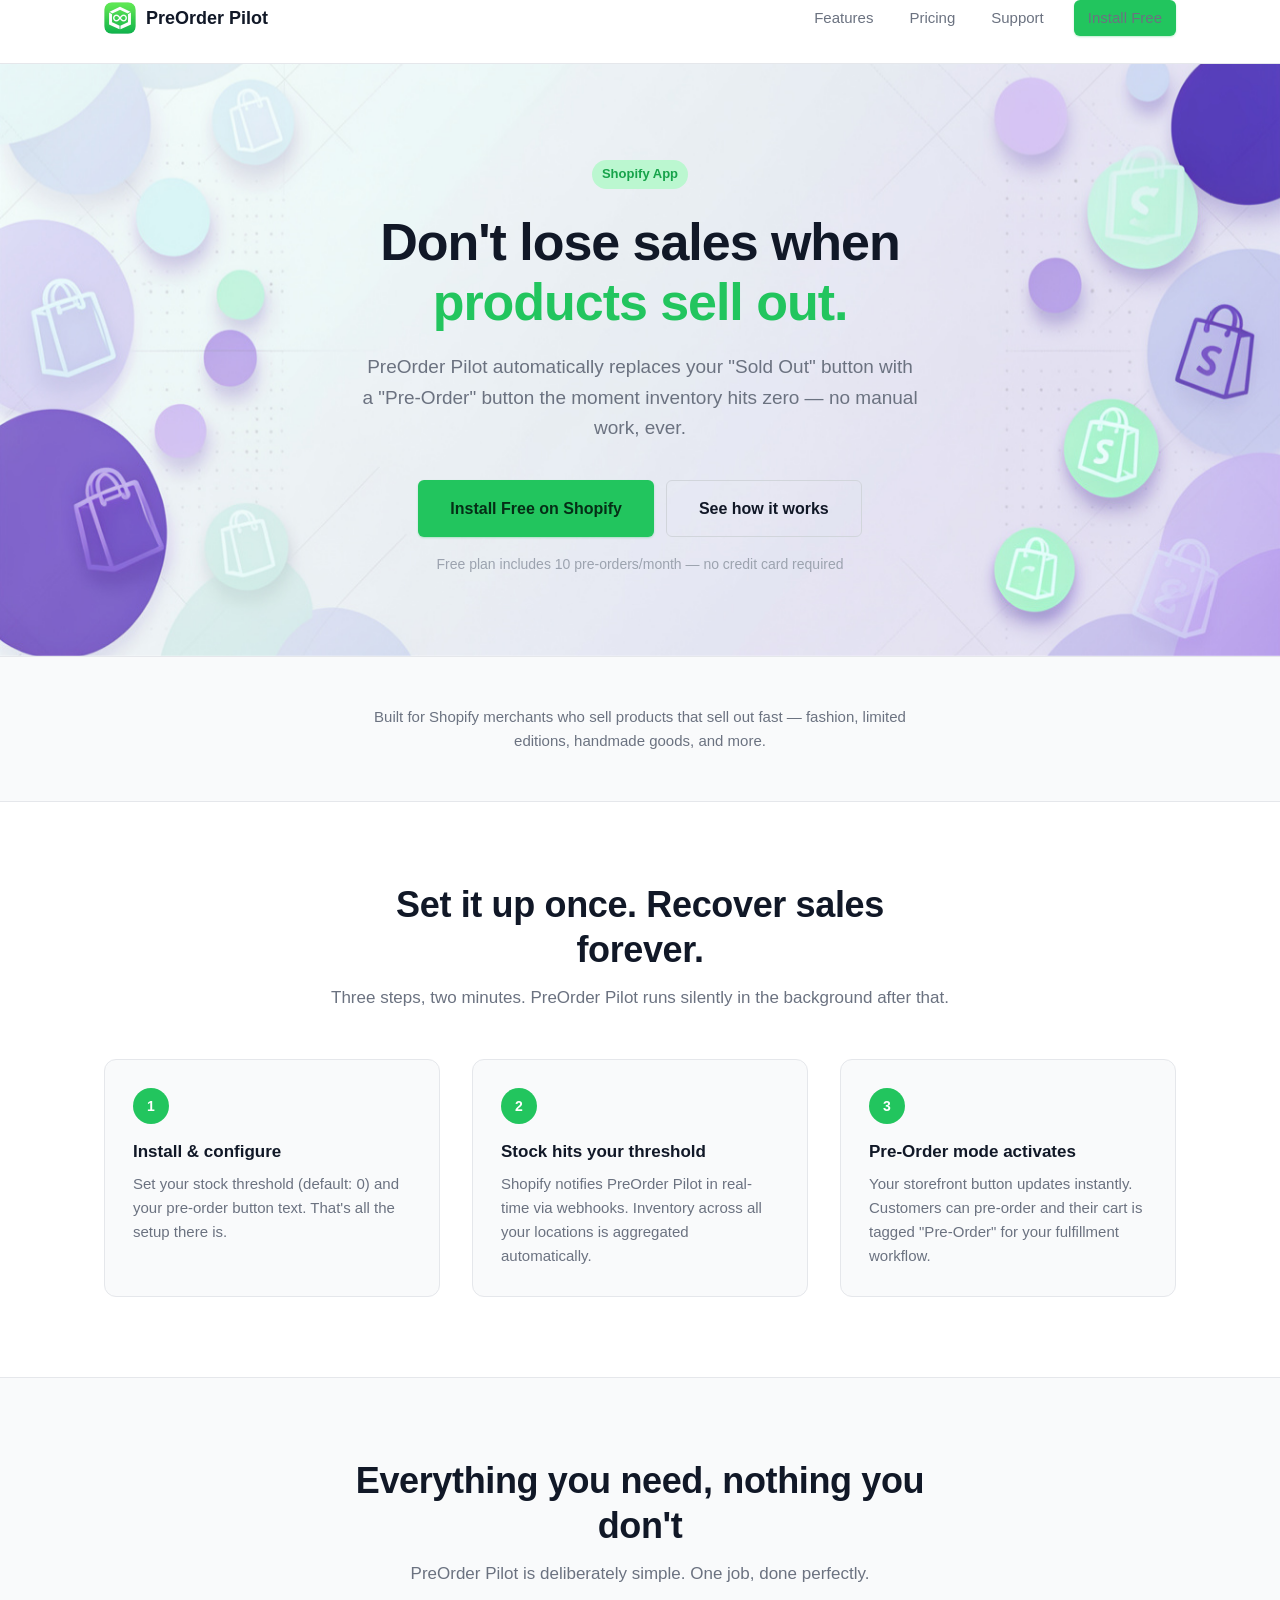
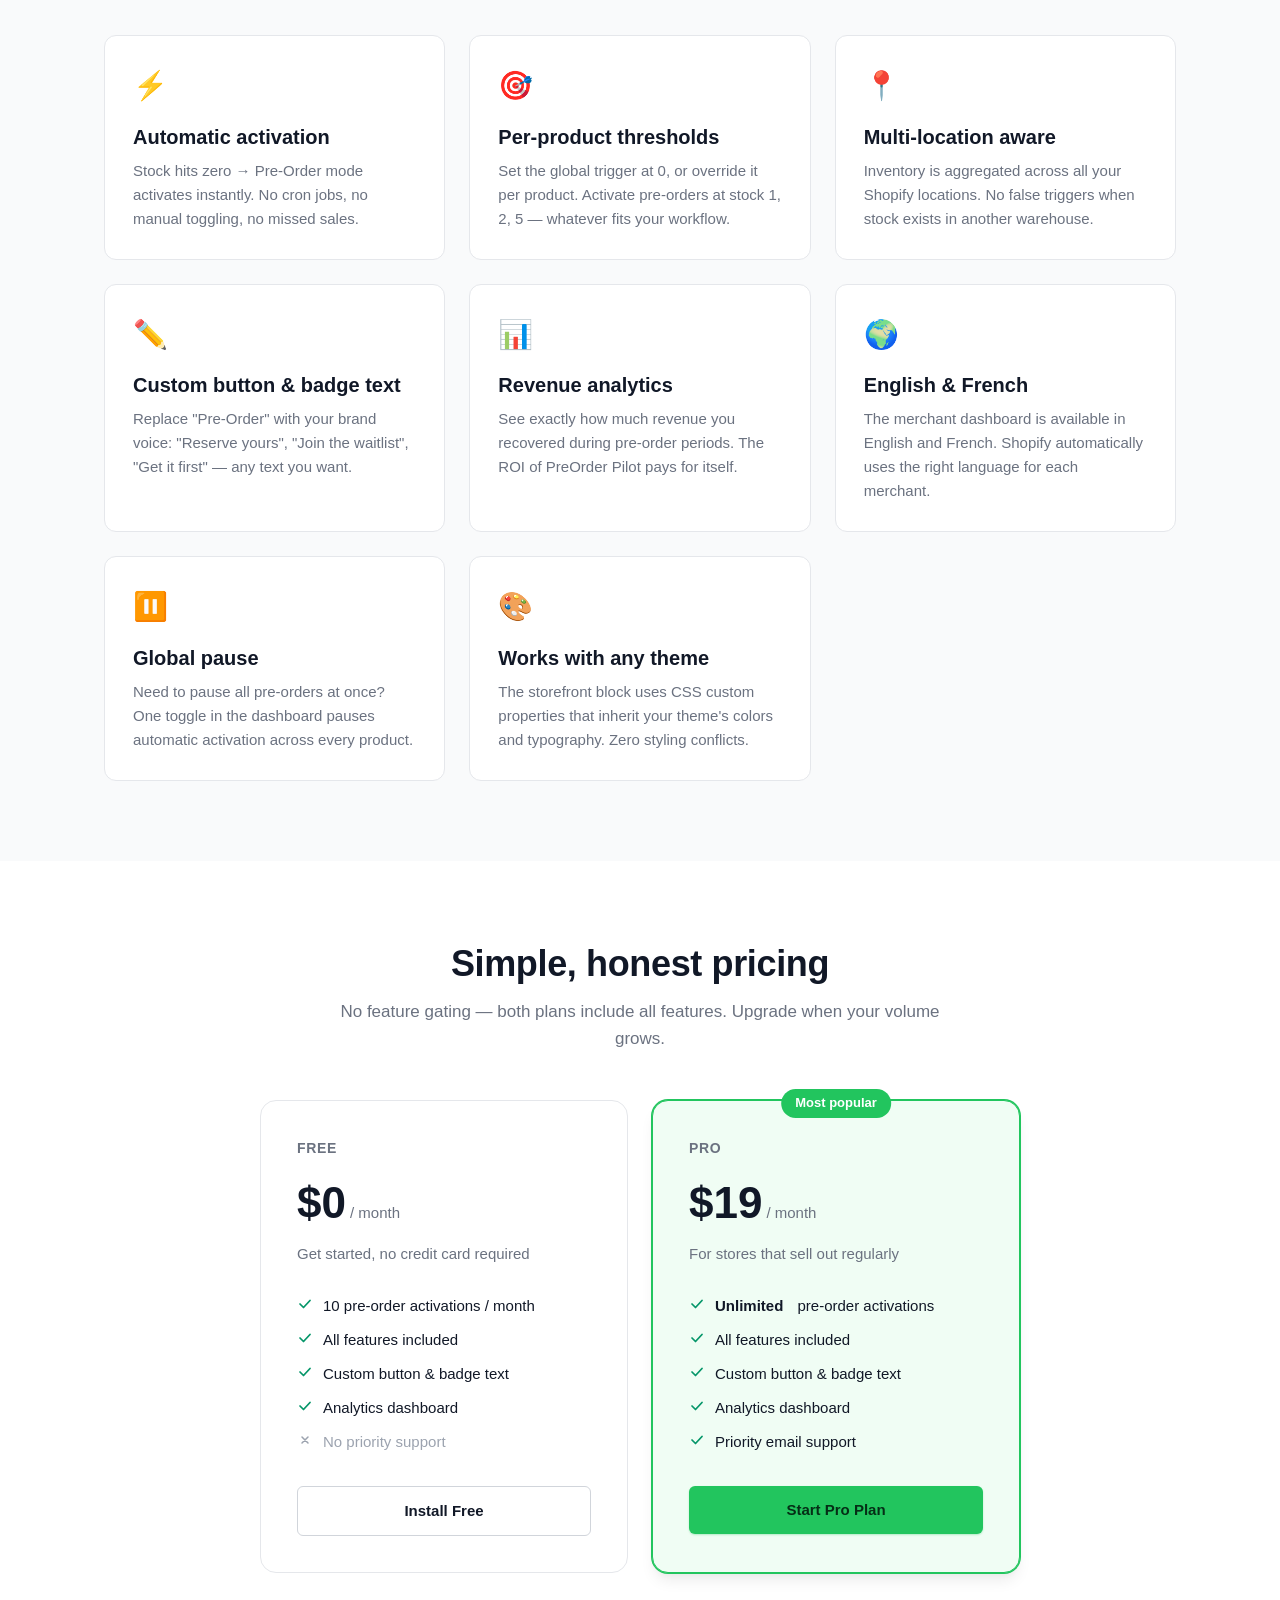
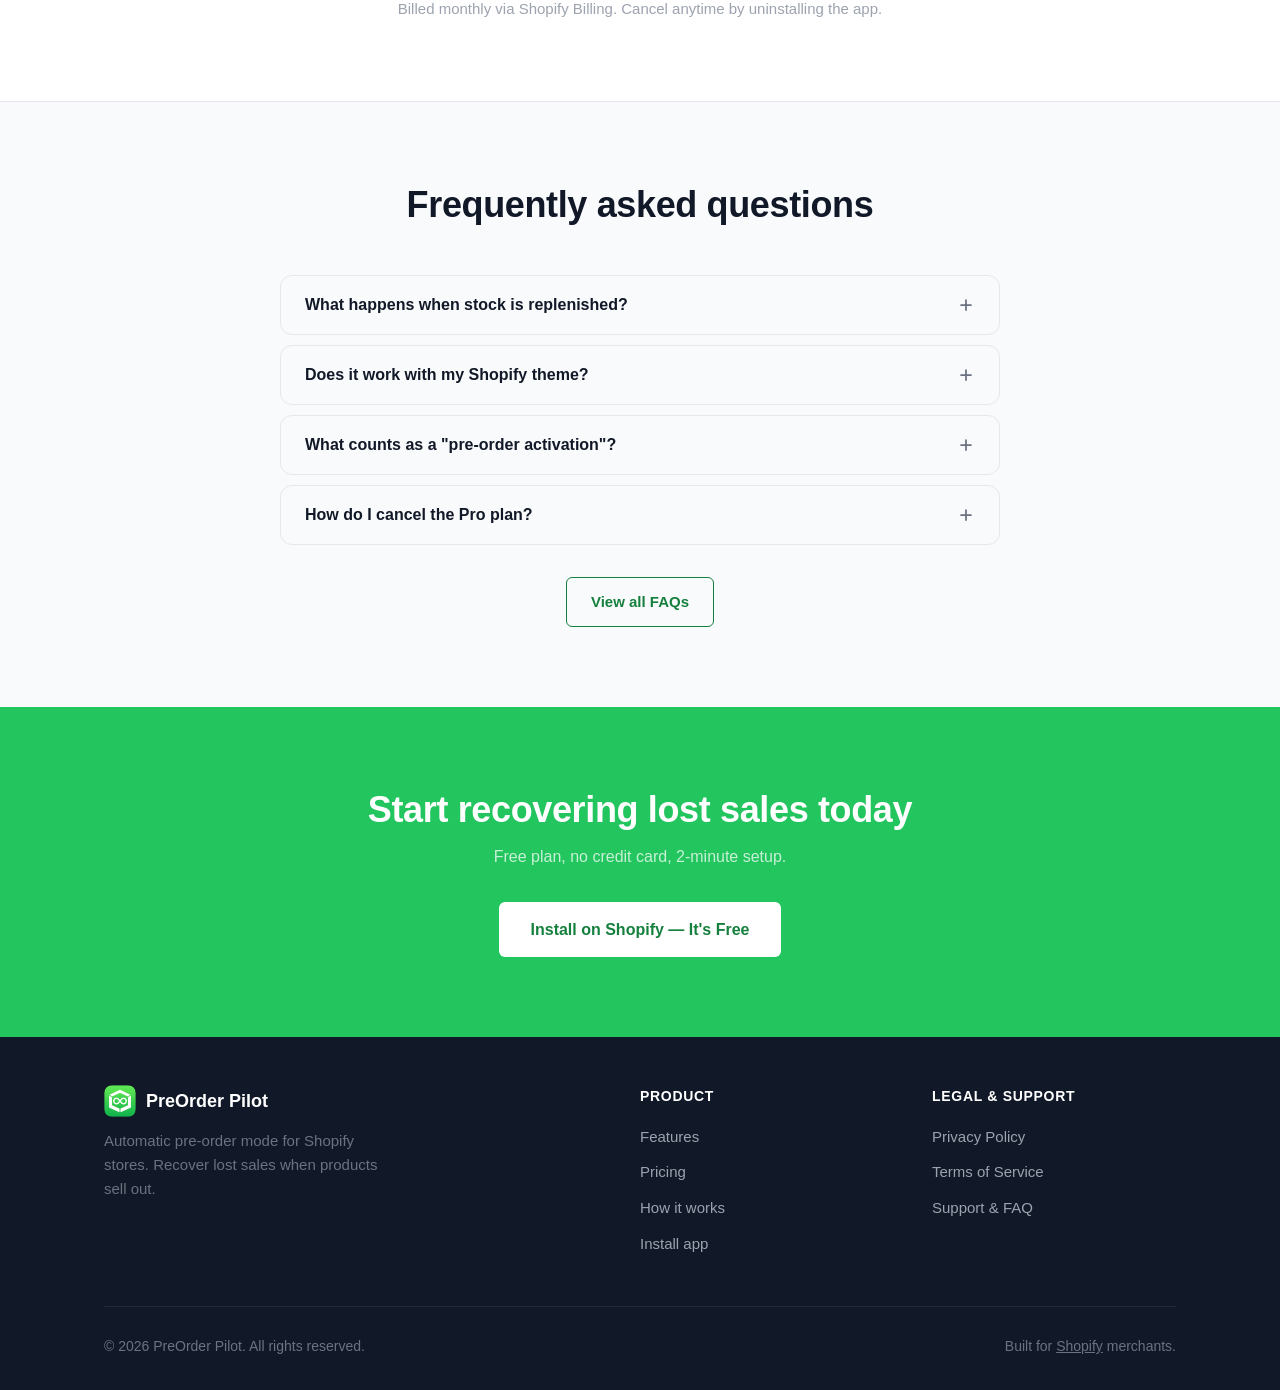
<file: index.html>
<!DOCTYPE html>
<html lang="en">
<head>
  <meta charset="UTF-8">
  <meta name="viewport" content="width=device-width, initial-scale=1.0">
  <title>PreOrder Pilot — Turn Sold-Out Into Pre-Order, Automatically</title>
  <meta name="description" content="PreOrder Pilot replaces your Sold Out button with a Pre-Order button the moment inventory hits zero. Set it up once, recover sales automatically. Free plan available.">
  <meta property="og:title" content="PreOrder Pilot — Turn Sold-Out Into Pre-Order, Automatically">
  <meta property="og:description" content="Recover lost sales automatically. PreOrder Pilot activates pre-order mode the moment your stock hits zero.">
  <meta property="og:type" content="website">
  <link rel="icon" type="image/x-icon" href="favicon.ico">
  <link rel="apple-touch-icon" href="assets/icon.png">
  <link rel="stylesheet" href="assets/style.css">
  <style>
    .check-icon { color: #059669; font-style: normal; }
    .x-icon     { color: #9CA3AF; font-style: normal; }
  </style>
</head>
<body>

<!-- Navigation -->
<nav class="nav">
  <div class="container">
    <div class="nav-inner">
      <a href="/" class="nav-logo">
        <img src="assets/icon.png" alt="" width="32" height="32" class="nav-logo-img">
        PreOrder Pilot
      </a>
      <div class="nav-links">
        <a href="#features">Features</a>
        <a href="#pricing">Pricing</a>
        <a href="support.html">Support</a>
        <a href="https://apps.shopify.com/auto-pre-order" class="btn btn-primary btn-sm nav-cta" target="_blank" rel="noopener">
          Install Free
        </a>
      </div>
    </div>
  </div>
</nav>

<!-- Hero -->
<section class="hero">
  <div class="container">
    <div class="hero-content">
      <div class="hero-eyebrow">
        <span class="badge badge-purple">Shopify App</span>
      </div>
      <h1>Don't lose sales when<br><span>products sell out.</span></h1>
      <p class="hero-sub">
        PreOrder Pilot automatically replaces your "Sold Out" button with a
        "Pre-Order" button the moment inventory hits zero — no manual work, ever.
      </p>
      <div class="hero-actions">
        <a href="https://apps.shopify.com/auto-pre-order" class="btn btn-primary btn-lg" target="_blank" rel="noopener">
          Install Free on Shopify
        </a>
        <a href="#how-it-works" class="btn btn-outline btn-lg">See how it works</a>
      </div>
      <p class="hero-note">Free plan includes 10 pre-orders/month &mdash; no credit card required</p>
    </div>
  </div>
</section>

<!-- Social proof strip -->
<section class="section-sm" style="background: var(--bg-subtle); border-top: 1px solid var(--border); border-bottom: 1px solid var(--border);">
  <div class="container">
    <p class="text-center" style="font-size: .9375rem; color: var(--text-muted); max-width: 540px; margin: 0 auto;">
      Built for Shopify merchants who sell products that sell out fast &mdash; fashion, limited editions, handmade goods, and more.
    </p>
  </div>
</section>

<!-- How it works -->
<section class="section" id="how-it-works">
  <div class="container">
    <div class="section-header">
      <h2>Set it up once. Recover sales forever.</h2>
      <p>Three steps, two minutes. PreOrder Pilot runs silently in the background after that.</p>
    </div>
    <div class="steps">
      <div class="step">
        <div class="step-num">1</div>
        <h3>Install &amp; configure</h3>
        <p>Set your stock threshold (default: 0) and your pre-order button text. That's all the setup there is.</p>
      </div>
      <div class="step">
        <div class="step-num">2</div>
        <h3>Stock hits your threshold</h3>
        <p>Shopify notifies PreOrder Pilot in real-time via webhooks. Inventory across all your locations is aggregated automatically.</p>
      </div>
      <div class="step">
        <div class="step-num">3</div>
        <h3>Pre-Order mode activates</h3>
        <p>Your storefront button updates instantly. Customers can pre-order and their cart is tagged "Pre-Order" for your fulfillment workflow.</p>
      </div>
    </div>
  </div>
</section>

<!-- Features -->
<section class="section" id="features" style="background: var(--bg-subtle); border-top: 1px solid var(--border);">
  <div class="container">
    <div class="section-header">
      <h2>Everything you need, nothing you don't</h2>
      <p>PreOrder Pilot is deliberately simple. One job, done perfectly.</p>
    </div>
    <div class="features-grid">
      <div class="feature-card">
        <div class="feature-icon">⚡</div>
        <h3>Automatic activation</h3>
        <p>Stock hits zero &rarr; Pre-Order mode activates instantly. No cron jobs, no manual toggling, no missed sales.</p>
      </div>
      <div class="feature-card">
        <div class="feature-icon">🎯</div>
        <h3>Per-product thresholds</h3>
        <p>Set the global trigger at 0, or override it per product. Activate pre-orders at stock 1, 2, 5 &mdash; whatever fits your workflow.</p>
      </div>
      <div class="feature-card">
        <div class="feature-icon">📍</div>
        <h3>Multi-location aware</h3>
        <p>Inventory is aggregated across all your Shopify locations. No false triggers when stock exists in another warehouse.</p>
      </div>
      <div class="feature-card">
        <div class="feature-icon">✏️</div>
        <h3>Custom button &amp; badge text</h3>
        <p>Replace "Pre-Order" with your brand voice: "Reserve yours", "Join the waitlist", "Get it first" — any text you want.</p>
      </div>
      <div class="feature-card">
        <div class="feature-icon">📊</div>
        <h3>Revenue analytics</h3>
        <p>See exactly how much revenue you recovered during pre-order periods. The ROI of PreOrder Pilot pays for itself.</p>
      </div>
      <div class="feature-card">
        <div class="feature-icon">🌍</div>
        <h3>English &amp; French</h3>
        <p>The merchant dashboard is available in English and French. Shopify automatically uses the right language for each merchant.</p>
      </div>
      <div class="feature-card">
        <div class="feature-icon">⏸️</div>
        <h3>Global pause</h3>
        <p>Need to pause all pre-orders at once? One toggle in the dashboard pauses automatic activation across every product.</p>
      </div>
      <div class="feature-card">
        <div class="feature-icon">🎨</div>
        <h3>Works with any theme</h3>
        <p>The storefront block uses CSS custom properties that inherit your theme's colors and typography. Zero styling conflicts.</p>
      </div>
    </div>
  </div>
</section>

<!-- Pricing -->
<section class="section" id="pricing">
  <div class="container">
    <div class="section-header">
      <h2>Simple, honest pricing</h2>
      <p>No feature gating &mdash; both plans include all features. Upgrade when your volume grows.</p>
    </div>
    <div class="pricing-grid">

      <!-- Free -->
      <div class="pricing-card">
        <div class="pricing-plan">Free</div>
        <div class="pricing-price">
          <strong>$0</strong>
          <span>/ month</span>
        </div>
        <p class="pricing-tagline">Get started, no credit card required</p>
        <ul class="pricing-features">
          <li class="pricing-feature">
            <svg width="16" height="16" viewBox="0 0 16 16" fill="none"><path d="M3 8l3.5 3.5L13 4.5" stroke="#059669" stroke-width="1.75" stroke-linecap="round" stroke-linejoin="round"/></svg>
            10 pre-order activations / month
          </li>
          <li class="pricing-feature">
            <svg width="16" height="16" viewBox="0 0 16 16" fill="none"><path d="M3 8l3.5 3.5L13 4.5" stroke="#059669" stroke-width="1.75" stroke-linecap="round" stroke-linejoin="round"/></svg>
            All features included
          </li>
          <li class="pricing-feature">
            <svg width="16" height="16" viewBox="0 0 16 16" fill="none"><path d="M3 8l3.5 3.5L13 4.5" stroke="#059669" stroke-width="1.75" stroke-linecap="round" stroke-linejoin="round"/></svg>
            Custom button &amp; badge text
          </li>
          <li class="pricing-feature">
            <svg width="16" height="16" viewBox="0 0 16 16" fill="none"><path d="M3 8l3.5 3.5L13 4.5" stroke="#059669" stroke-width="1.75" stroke-linecap="round" stroke-linejoin="round"/></svg>
            Analytics dashboard
          </li>
          <li class="pricing-feature muted">
            <svg width="16" height="16" viewBox="0 0 16 16" fill="none"><path d="M5 5l6 6M11 5l-6 6" stroke="#9CA3AF" stroke-width="1.5" stroke-linecap="round"/></svg>
            No priority support
          </li>
        </ul>
        <a href="https://apps.shopify.com/auto-pre-order" class="btn btn-outline pricing-cta" target="_blank" rel="noopener">
          Install Free
        </a>
      </div>

      <!-- Pro -->
      <div class="pricing-card featured">
        <div class="pricing-badge">Most popular</div>
        <div class="pricing-plan">Pro</div>
        <div class="pricing-price">
          <strong>$19</strong>
          <span>/ month</span>
        </div>
        <p class="pricing-tagline">For stores that sell out regularly</p>
        <ul class="pricing-features">
          <li class="pricing-feature">
            <svg width="16" height="16" viewBox="0 0 16 16" fill="none"><path d="M3 8l3.5 3.5L13 4.5" stroke="#059669" stroke-width="1.75" stroke-linecap="round" stroke-linejoin="round"/></svg>
            <strong>Unlimited</strong>&nbsp;pre-order activations
          </li>
          <li class="pricing-feature">
            <svg width="16" height="16" viewBox="0 0 16 16" fill="none"><path d="M3 8l3.5 3.5L13 4.5" stroke="#059669" stroke-width="1.75" stroke-linecap="round" stroke-linejoin="round"/></svg>
            All features included
          </li>
          <li class="pricing-feature">
            <svg width="16" height="16" viewBox="0 0 16 16" fill="none"><path d="M3 8l3.5 3.5L13 4.5" stroke="#059669" stroke-width="1.75" stroke-linecap="round" stroke-linejoin="round"/></svg>
            Custom button &amp; badge text
          </li>
          <li class="pricing-feature">
            <svg width="16" height="16" viewBox="0 0 16 16" fill="none"><path d="M3 8l3.5 3.5L13 4.5" stroke="#059669" stroke-width="1.75" stroke-linecap="round" stroke-linejoin="round"/></svg>
            Analytics dashboard
          </li>
          <li class="pricing-feature">
            <svg width="16" height="16" viewBox="0 0 16 16" fill="none"><path d="M3 8l3.5 3.5L13 4.5" stroke="#059669" stroke-width="1.75" stroke-linecap="round" stroke-linejoin="round"/></svg>
            Priority email support
          </li>
        </ul>
        <a href="https://apps.shopify.com/auto-pre-order" class="btn btn-primary pricing-cta" target="_blank" rel="noopener">
          Start Pro Plan
        </a>
      </div>

    </div>
    <p class="text-center" style="margin-top: 24px; font-size: .9375rem; color: var(--text-subtle);">
      Billed monthly via Shopify Billing. Cancel anytime by uninstalling the app.
    </p>
  </div>
</section>

<!-- FAQ teaser -->
<section class="section" style="background: var(--bg-subtle); border-top: 1px solid var(--border);">
  <div class="container">
    <div class="section-header">
      <h2>Frequently asked questions</h2>
    </div>
    <div class="faq-list">
      <div class="faq-item">
        <button class="faq-q" aria-expanded="false">
          What happens when stock is replenished?
          <svg width="18" height="18" viewBox="0 0 18 18" fill="none"><path d="M9 4v10M4 9h10" stroke="currentColor" stroke-width="1.75" stroke-linecap="round"/></svg>
        </button>
        <div class="faq-a">
          <p>When stock rises back above your threshold, PreOrder Pilot automatically deactivates pre-order mode and restores the normal "Add to Cart" button. Everything reverts cleanly, with no manual action required.</p>
        </div>
      </div>
      <div class="faq-item">
        <button class="faq-q" aria-expanded="false">
          Does it work with my Shopify theme?
          <svg width="18" height="18" viewBox="0 0 18 18" fill="none"><path d="M9 4v10M4 9h10" stroke="currentColor" stroke-width="1.75" stroke-linecap="round"/></svg>
        </button>
        <div class="faq-a">
          <p>PreOrder Pilot works with all Shopify themes that support Online Store 2.0 (App Blocks). The storefront widget uses your theme's own CSS variables for colors and typography, so it always looks native. Legacy OS 1.0 themes are not supported.</p>
        </div>
      </div>
      <div class="faq-item">
        <button class="faq-q" aria-expanded="false">
          What counts as a "pre-order activation"?
          <svg width="18" height="18" viewBox="0 0 18 18" fill="none"><path d="M9 4v10M4 9h10" stroke="currentColor" stroke-width="1.75" stroke-linecap="round"/></svg>
        </button>
        <div class="faq-a">
          <p>One activation = one product entering pre-order mode. If the same product exits and re-enters pre-order mode in the same month, it counts as a new activation. The quota resets on the 1st of each month.</p>
        </div>
      </div>
      <div class="faq-item">
        <button class="faq-q" aria-expanded="false">
          How do I cancel the Pro plan?
          <svg width="18" height="18" viewBox="0 0 18 18" fill="none"><path d="M9 4v10M4 9h10" stroke="currentColor" stroke-width="1.75" stroke-linecap="round"/></svg>
        </button>
        <div class="faq-a">
          <p>Uninstall the app from your Shopify admin. Shopify automatically stops billing at that point. You won't be charged for any unused portion of the month beyond Shopify's standard billing cycle.</p>
        </div>
      </div>
    </div>
    <p class="text-center" style="margin-top: 32px;">
      <a href="support.html" class="btn btn-secondary">View all FAQs</a>
    </p>
  </div>
</section>

<!-- CTA -->
<section class="section" style="background: var(--primary); color: white;">
  <div class="container">
    <div style="text-align: center; max-width: 560px; margin: 0 auto;">
      <h2 style="color: white; margin-bottom: 12px;">Start recovering lost sales today</h2>
      <p style="color: rgba(255,255,255,.75); margin-bottom: 32px;">Free plan, no credit card, 2-minute setup.</p>
      <a href="https://apps.shopify.com/auto-pre-order" class="btn btn-lg" style="background: white; color: #15803D; font-weight: 700;" target="_blank" rel="noopener">
        Install on Shopify — It's Free
      </a>
    </div>
  </div>
</section>

<!-- Footer -->
<footer class="footer">
  <div class="container">
    <div class="footer-grid">
      <div class="footer-brand">
        <a href="/" class="nav-logo">
          <img src="assets/icon.png" alt="" width="32" height="32" class="nav-logo-img">
          PreOrder Pilot
        </a>
        <p>Automatic pre-order mode for Shopify stores. Recover lost sales when products sell out.</p>
      </div>
      <div class="footer-col">
        <h4>Product</h4>
        <ul>
          <li><a href="#features">Features</a></li>
          <li><a href="#pricing">Pricing</a></li>
          <li><a href="#how-it-works">How it works</a></li>
          <li><a href="https://apps.shopify.com/auto-pre-order" target="_blank" rel="noopener">Install app</a></li>
        </ul>
      </div>
      <div class="footer-col">
        <h4>Legal &amp; Support</h4>
        <ul>
          <li><a href="privacy.html">Privacy Policy</a></li>
          <li><a href="terms.html">Terms of Service</a></li>
          <li><a href="support.html">Support &amp; FAQ</a></li>
        </ul>
      </div>
    </div>
    <div class="footer-bottom">
      <p>&copy; 2026 PreOrder Pilot. All rights reserved.</p>
      <p>Built for <a href="https://shopify.com" target="_blank" rel="noopener" style="color: #6B7280; text-decoration: underline;">Shopify</a> merchants.</p>
    </div>
  </div>
</footer>

<script>
  document.querySelectorAll('.faq-q').forEach(btn => {
    btn.addEventListener('click', () => {
      const item = btn.closest('.faq-item');
      const isOpen = item.classList.contains('open');
      document.querySelectorAll('.faq-item.open').forEach(el => {
        el.classList.remove('open');
        el.querySelector('.faq-q').setAttribute('aria-expanded', 'false');
      });
      if (!isOpen) {
        item.classList.add('open');
        btn.setAttribute('aria-expanded', 'true');
      }
    });
  });
</script>

</body>
</html>
</file>
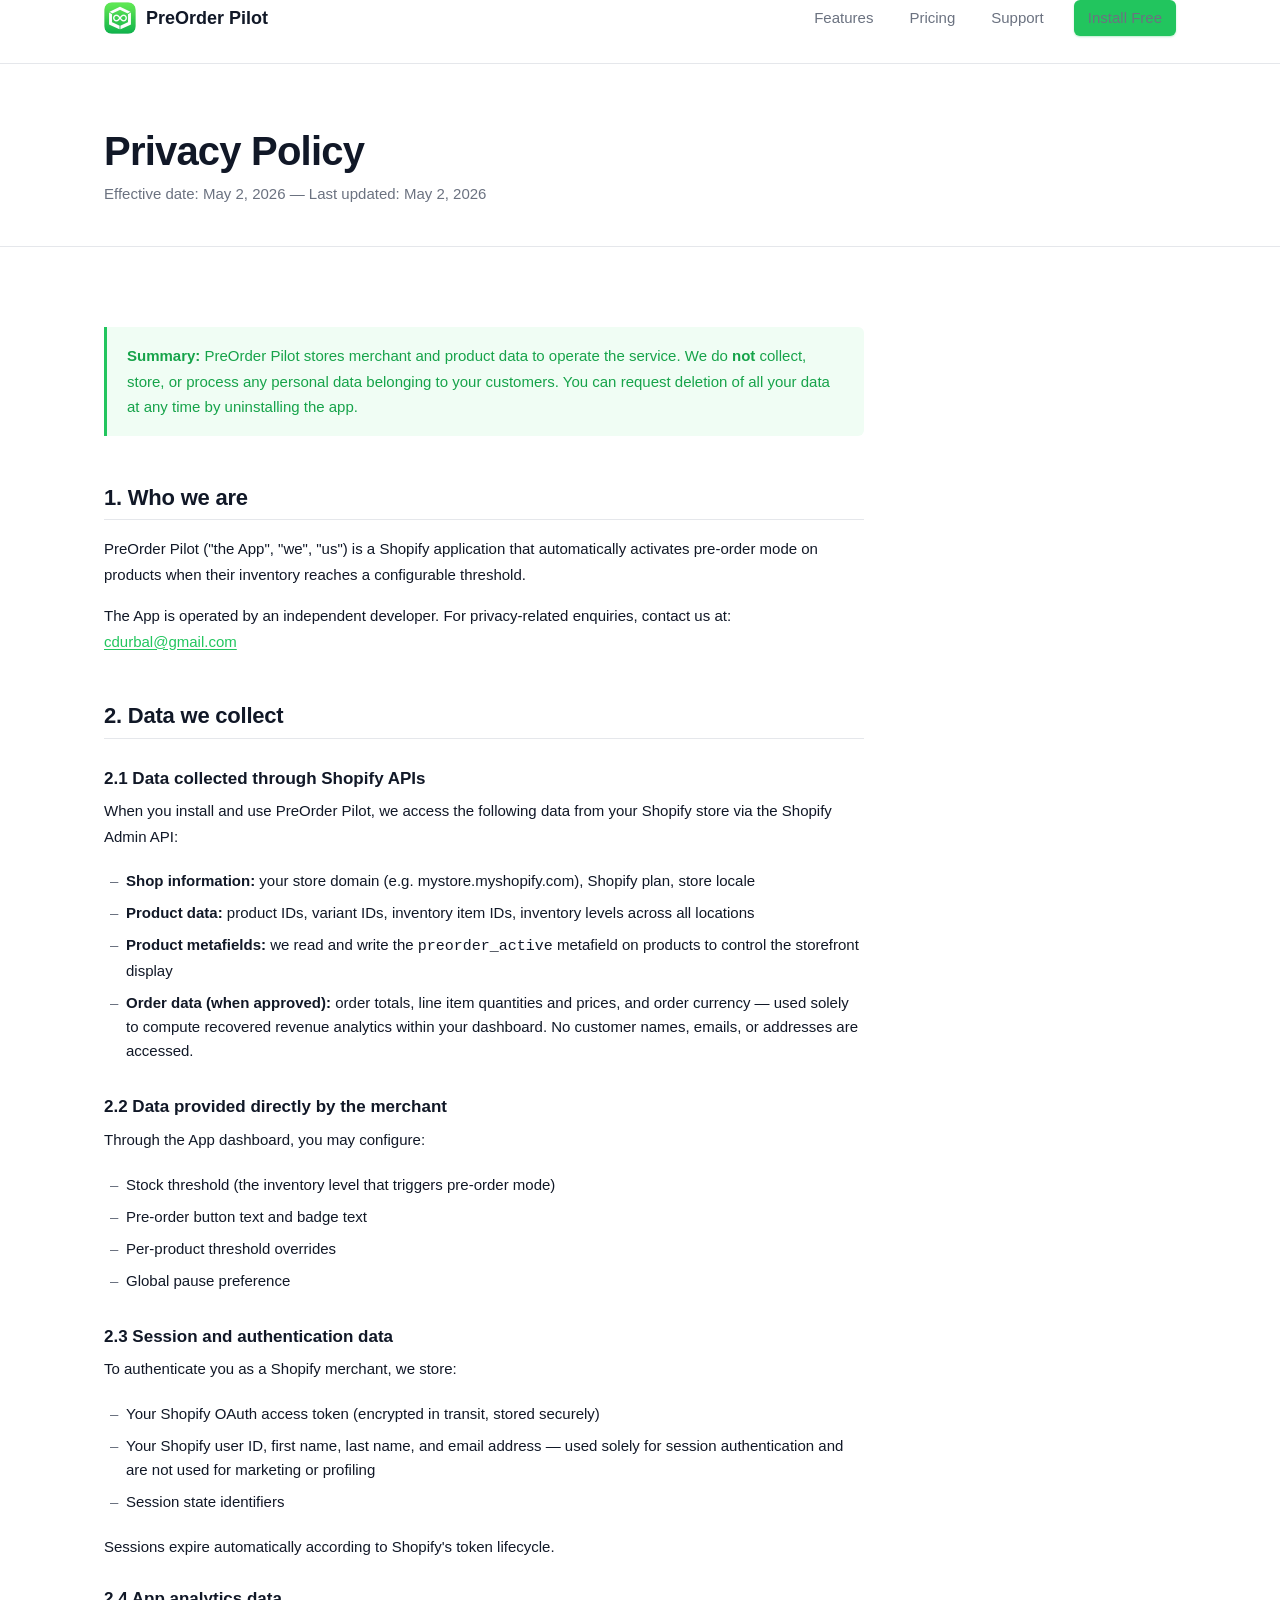
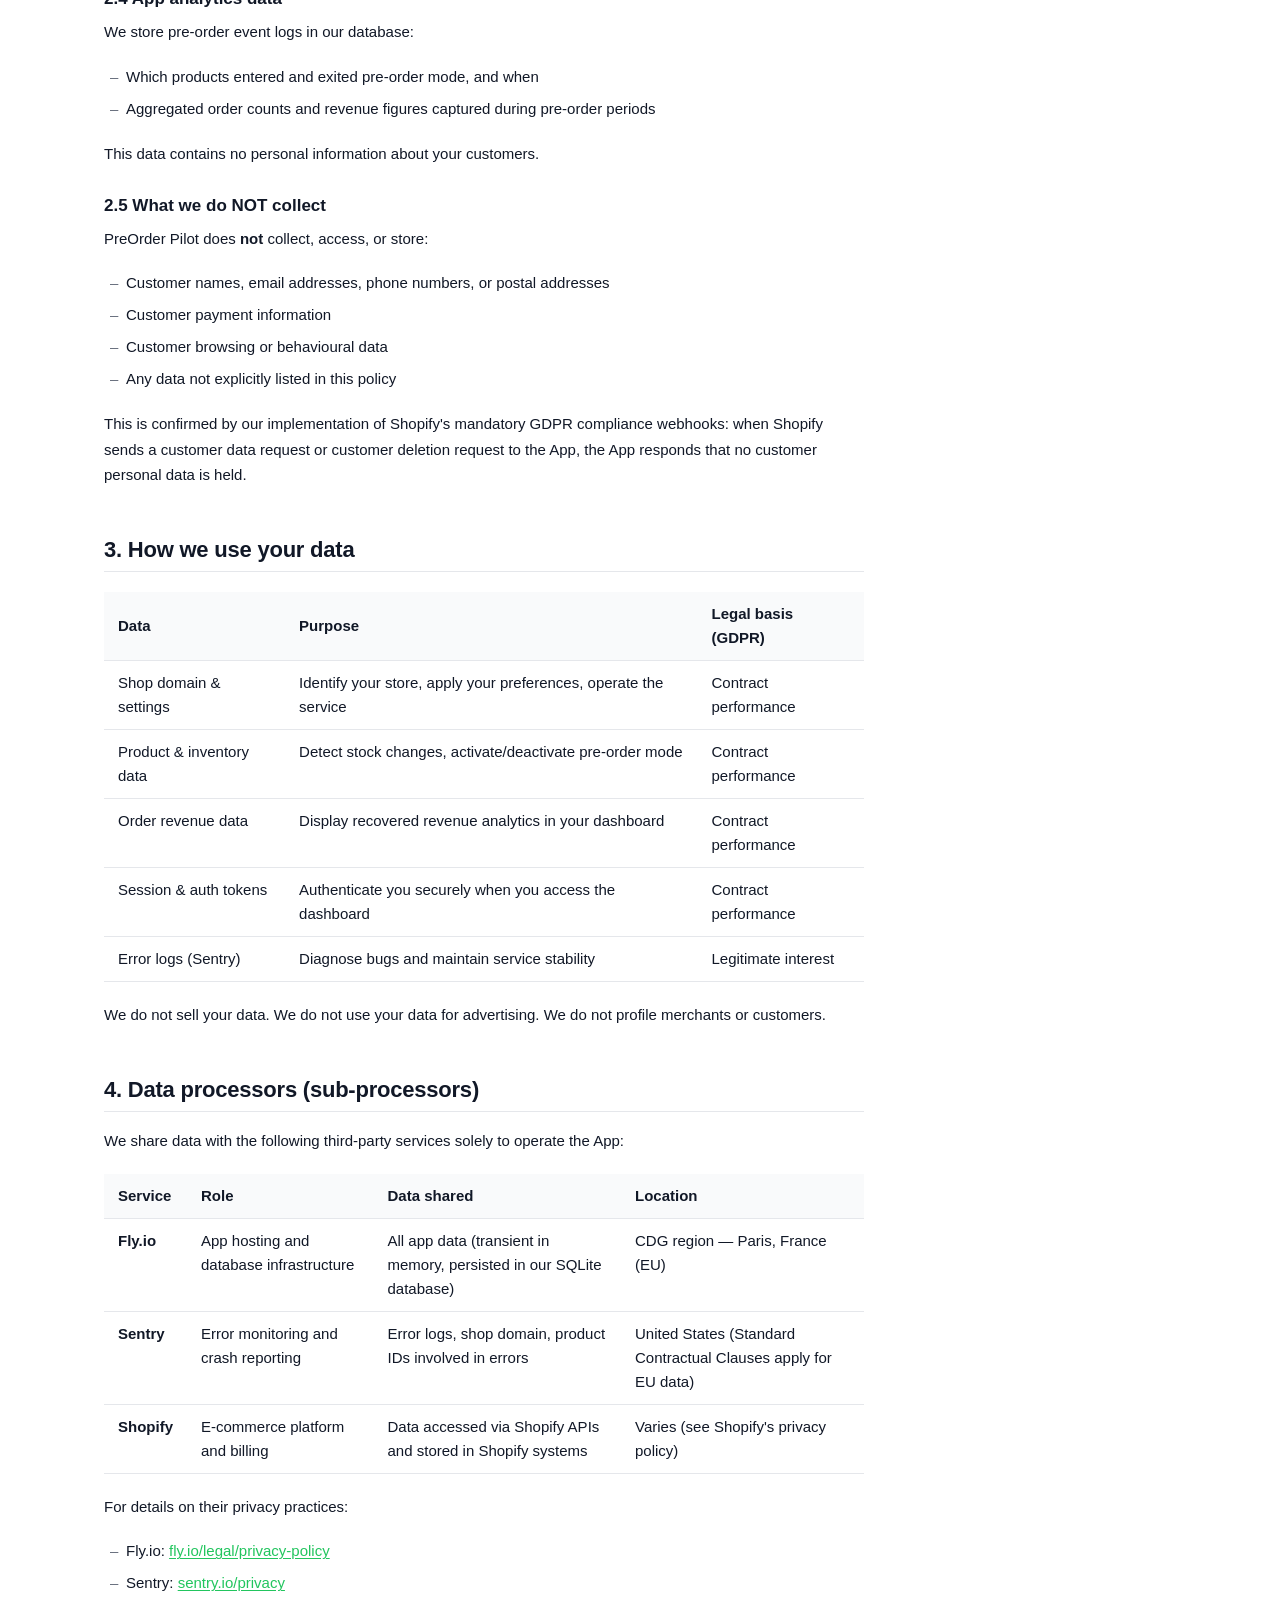
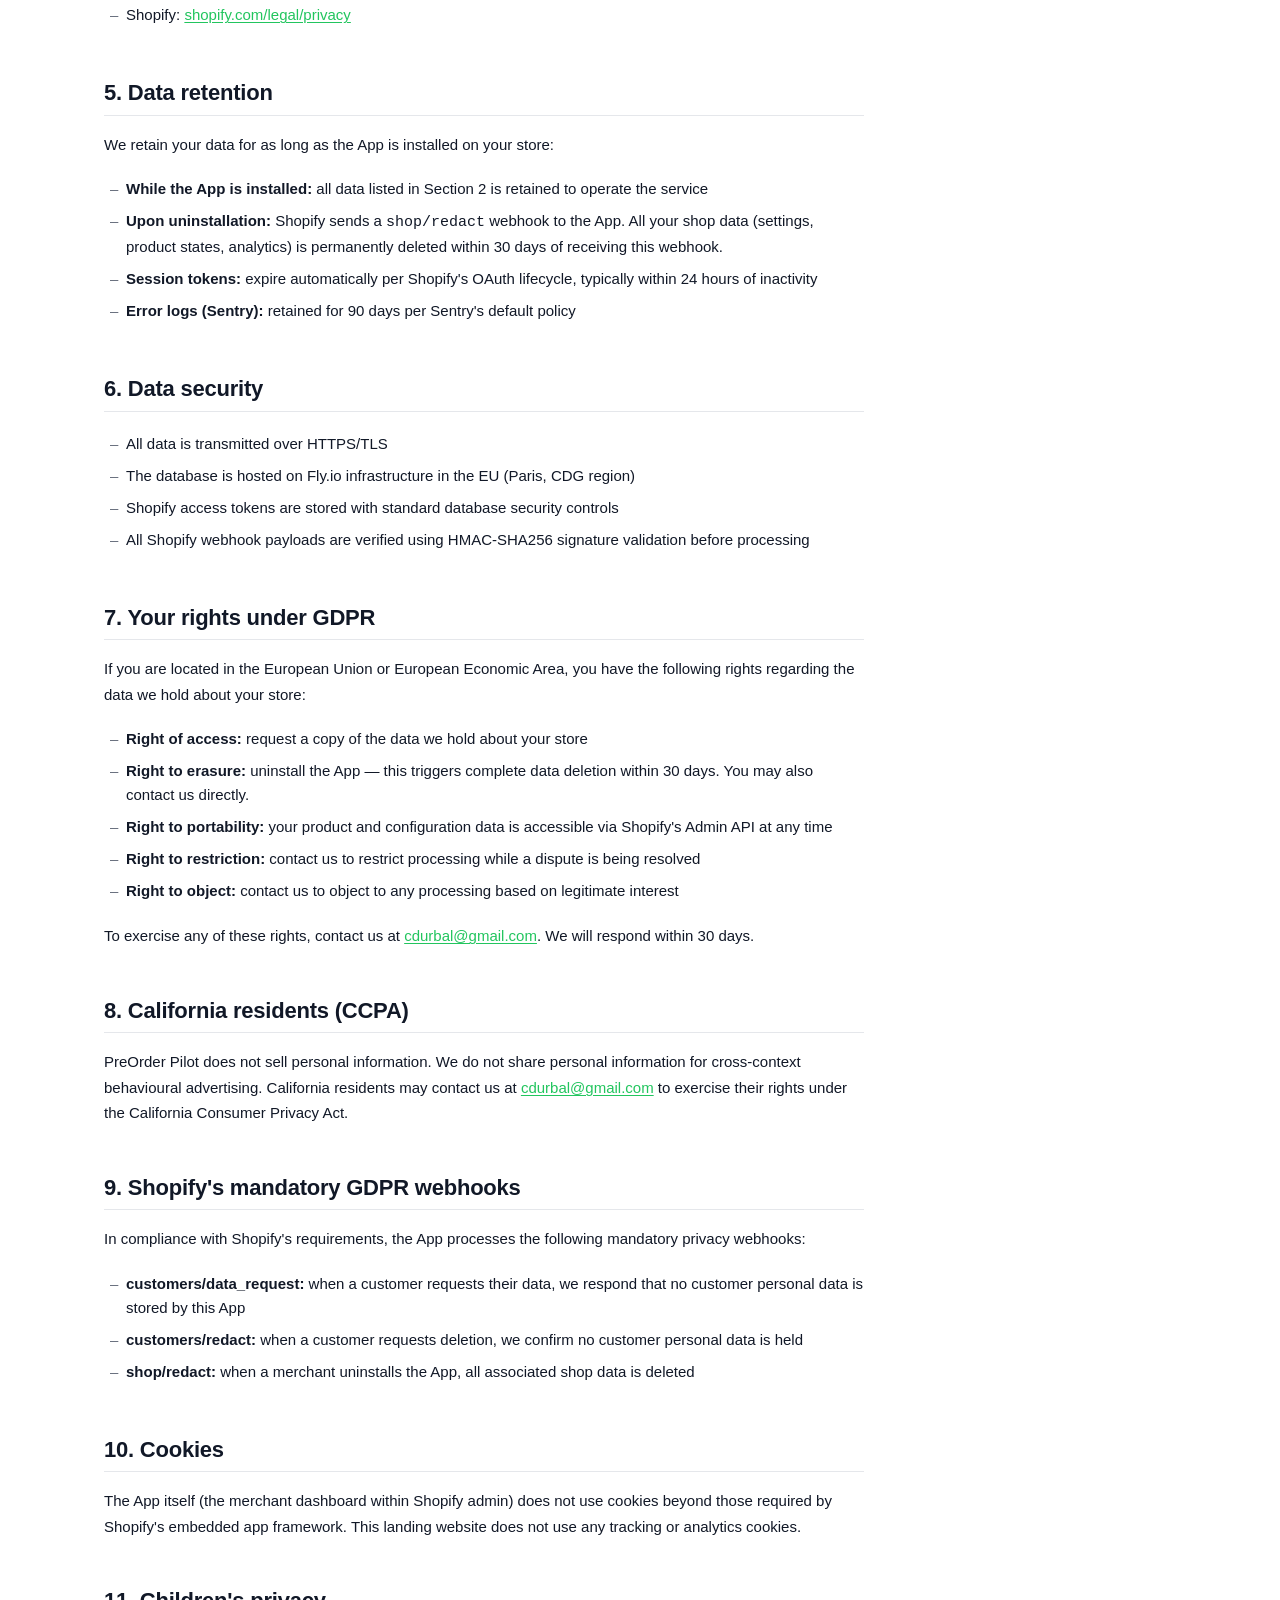
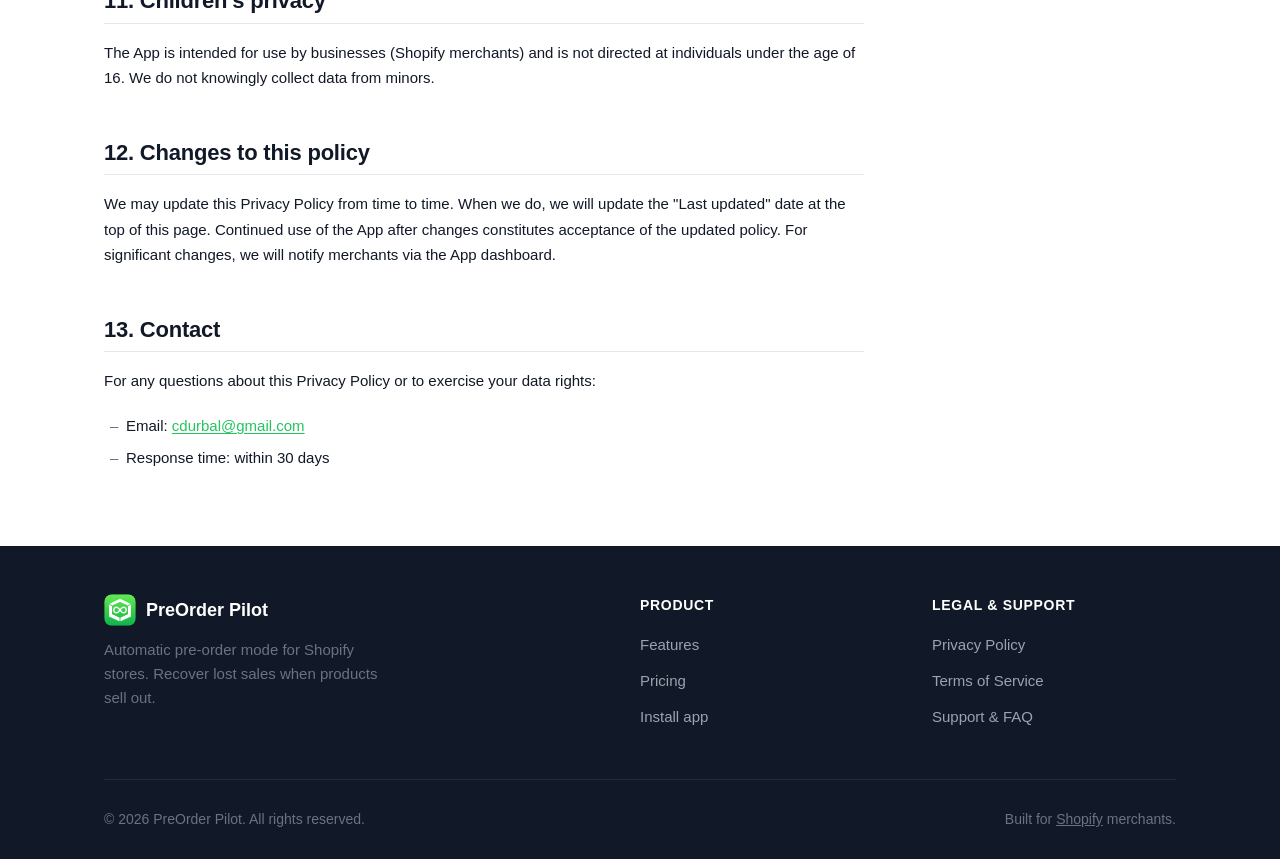
<file: privacy.html>
<!DOCTYPE html>
<html lang="en">
<head>
  <meta charset="UTF-8">
  <meta name="viewport" content="width=device-width, initial-scale=1.0">
  <title>Privacy Policy — PreOrder Pilot</title>
  <meta name="description" content="Privacy Policy for the PreOrder Pilot Shopify app. Learn what data we collect, how we use it, and your rights.">
  <link rel="icon" type="image/x-icon" href="favicon.ico">
  <link rel="apple-touch-icon" href="assets/icon.png">
  <link rel="stylesheet" href="assets/style.css">
</head>
<body>

<!-- Navigation -->
<nav class="nav">
  <div class="container">
    <div class="nav-inner">
      <a href="/" class="nav-logo">
        <img src="assets/icon.png" alt="" width="32" height="32" class="nav-logo-img">
        PreOrder Pilot
      </a>
      <div class="nav-links">
        <a href="/#features">Features</a>
        <a href="/#pricing">Pricing</a>
        <a href="support.html">Support</a>
        <a href="https://apps.shopify.com/auto-pre-order" class="btn btn-primary btn-sm nav-cta" target="_blank" rel="noopener">
          Install Free
        </a>
      </div>
    </div>
  </div>
</nav>

<!-- Hero -->
<section class="legal-hero">
  <div class="container">
    <h1>Privacy Policy</h1>
    <p class="legal-meta">Effective date: May 2, 2026 &mdash; Last updated: May 2, 2026</p>
  </div>
</section>

<!-- Body -->
<section class="legal-body">
  <div class="container">
    <div class="legal-content">

      <div class="notice">
        <p><strong>Summary:</strong> PreOrder Pilot stores merchant and product data to operate the service. We do <strong>not</strong> collect, store, or process any personal data belonging to your customers. You can request deletion of all your data at any time by uninstalling the app.</p>
      </div>

      <h2>1. Who we are</h2>
      <p>PreOrder Pilot ("the App", "we", "us") is a Shopify application that automatically activates pre-order mode on products when their inventory reaches a configurable threshold.</p>
      <p>The App is operated by an independent developer. For privacy-related enquiries, contact us at: <a href="mailto:cdurbal@gmail.com">cdurbal@gmail.com</a></p>

      <h2>2. Data we collect</h2>

      <h3>2.1 Data collected through Shopify APIs</h3>
      <p>When you install and use PreOrder Pilot, we access the following data from your Shopify store via the Shopify Admin API:</p>
      <ul>
        <li><strong>Shop information:</strong> your store domain (e.g. mystore.myshopify.com), Shopify plan, store locale</li>
        <li><strong>Product data:</strong> product IDs, variant IDs, inventory item IDs, inventory levels across all locations</li>
        <li><strong>Product metafields:</strong> we read and write the <code>preorder_active</code> metafield on products to control the storefront display</li>
        <li><strong>Order data (when approved):</strong> order totals, line item quantities and prices, and order currency — used solely to compute recovered revenue analytics within your dashboard. No customer names, emails, or addresses are accessed.</li>
      </ul>

      <h3>2.2 Data provided directly by the merchant</h3>
      <p>Through the App dashboard, you may configure:</p>
      <ul>
        <li>Stock threshold (the inventory level that triggers pre-order mode)</li>
        <li>Pre-order button text and badge text</li>
        <li>Per-product threshold overrides</li>
        <li>Global pause preference</li>
      </ul>

      <h3>2.3 Session and authentication data</h3>
      <p>To authenticate you as a Shopify merchant, we store:</p>
      <ul>
        <li>Your Shopify OAuth access token (encrypted in transit, stored securely)</li>
        <li>Your Shopify user ID, first name, last name, and email address — used solely for session authentication and are not used for marketing or profiling</li>
        <li>Session state identifiers</li>
      </ul>
      <p>Sessions expire automatically according to Shopify's token lifecycle.</p>

      <h3>2.4 App analytics data</h3>
      <p>We store pre-order event logs in our database:</p>
      <ul>
        <li>Which products entered and exited pre-order mode, and when</li>
        <li>Aggregated order counts and revenue figures captured during pre-order periods</li>
      </ul>
      <p>This data contains no personal information about your customers.</p>

      <h3>2.5 What we do NOT collect</h3>
      <p>PreOrder Pilot does <strong>not</strong> collect, access, or store:</p>
      <ul>
        <li>Customer names, email addresses, phone numbers, or postal addresses</li>
        <li>Customer payment information</li>
        <li>Customer browsing or behavioural data</li>
        <li>Any data not explicitly listed in this policy</li>
      </ul>
      <p>This is confirmed by our implementation of Shopify's mandatory GDPR compliance webhooks: when Shopify sends a customer data request or customer deletion request to the App, the App responds that no customer personal data is held.</p>

      <h2>3. How we use your data</h2>
      <table>
        <thead>
          <tr><th>Data</th><th>Purpose</th><th>Legal basis (GDPR)</th></tr>
        </thead>
        <tbody>
          <tr>
            <td>Shop domain &amp; settings</td>
            <td>Identify your store, apply your preferences, operate the service</td>
            <td>Contract performance</td>
          </tr>
          <tr>
            <td>Product &amp; inventory data</td>
            <td>Detect stock changes, activate/deactivate pre-order mode</td>
            <td>Contract performance</td>
          </tr>
          <tr>
            <td>Order revenue data</td>
            <td>Display recovered revenue analytics in your dashboard</td>
            <td>Contract performance</td>
          </tr>
          <tr>
            <td>Session &amp; auth tokens</td>
            <td>Authenticate you securely when you access the dashboard</td>
            <td>Contract performance</td>
          </tr>
          <tr>
            <td>Error logs (Sentry)</td>
            <td>Diagnose bugs and maintain service stability</td>
            <td>Legitimate interest</td>
          </tr>
        </tbody>
      </table>
      <p>We do not sell your data. We do not use your data for advertising. We do not profile merchants or customers.</p>

      <h2>4. Data processors (sub-processors)</h2>
      <p>We share data with the following third-party services solely to operate the App:</p>
      <table>
        <thead>
          <tr><th>Service</th><th>Role</th><th>Data shared</th><th>Location</th></tr>
        </thead>
        <tbody>
          <tr>
            <td><strong>Fly.io</strong></td>
            <td>App hosting and database infrastructure</td>
            <td>All app data (transient in memory, persisted in our SQLite database)</td>
            <td>CDG region — Paris, France (EU)</td>
          </tr>
          <tr>
            <td><strong>Sentry</strong></td>
            <td>Error monitoring and crash reporting</td>
            <td>Error logs, shop domain, product IDs involved in errors</td>
            <td>United States (Standard Contractual Clauses apply for EU data)</td>
          </tr>
          <tr>
            <td><strong>Shopify</strong></td>
            <td>E-commerce platform and billing</td>
            <td>Data accessed via Shopify APIs and stored in Shopify systems</td>
            <td>Varies (see Shopify's privacy policy)</td>
          </tr>
        </tbody>
      </table>
      <p>For details on their privacy practices:</p>
      <ul>
        <li>Fly.io: <a href="https://fly.io/legal/privacy-policy/" target="_blank" rel="noopener">fly.io/legal/privacy-policy</a></li>
        <li>Sentry: <a href="https://sentry.io/privacy/" target="_blank" rel="noopener">sentry.io/privacy</a></li>
        <li>Shopify: <a href="https://www.shopify.com/legal/privacy" target="_blank" rel="noopener">shopify.com/legal/privacy</a></li>
      </ul>

      <h2>5. Data retention</h2>
      <p>We retain your data for as long as the App is installed on your store:</p>
      <ul>
        <li><strong>While the App is installed:</strong> all data listed in Section 2 is retained to operate the service</li>
        <li><strong>Upon uninstallation:</strong> Shopify sends a <code>shop/redact</code> webhook to the App. All your shop data (settings, product states, analytics) is permanently deleted within 30 days of receiving this webhook.</li>
        <li><strong>Session tokens:</strong> expire automatically per Shopify's OAuth lifecycle, typically within 24 hours of inactivity</li>
        <li><strong>Error logs (Sentry):</strong> retained for 90 days per Sentry's default policy</li>
      </ul>

      <h2>6. Data security</h2>
      <ul>
        <li>All data is transmitted over HTTPS/TLS</li>
        <li>The database is hosted on Fly.io infrastructure in the EU (Paris, CDG region)</li>
        <li>Shopify access tokens are stored with standard database security controls</li>
        <li>All Shopify webhook payloads are verified using HMAC-SHA256 signature validation before processing</li>
      </ul>

      <h2>7. Your rights under GDPR</h2>
      <p>If you are located in the European Union or European Economic Area, you have the following rights regarding the data we hold about your store:</p>
      <ul>
        <li><strong>Right of access:</strong> request a copy of the data we hold about your store</li>
        <li><strong>Right to erasure:</strong> uninstall the App — this triggers complete data deletion within 30 days. You may also contact us directly.</li>
        <li><strong>Right to portability:</strong> your product and configuration data is accessible via Shopify's Admin API at any time</li>
        <li><strong>Right to restriction:</strong> contact us to restrict processing while a dispute is being resolved</li>
        <li><strong>Right to object:</strong> contact us to object to any processing based on legitimate interest</li>
      </ul>
      <p>To exercise any of these rights, contact us at <a href="mailto:cdurbal@gmail.com">cdurbal@gmail.com</a>. We will respond within 30 days.</p>

      <h2>8. California residents (CCPA)</h2>
      <p>PreOrder Pilot does not sell personal information. We do not share personal information for cross-context behavioural advertising. California residents may contact us at <a href="mailto:cdurbal@gmail.com">cdurbal@gmail.com</a> to exercise their rights under the California Consumer Privacy Act.</p>

      <h2>9. Shopify's mandatory GDPR webhooks</h2>
      <p>In compliance with Shopify's requirements, the App processes the following mandatory privacy webhooks:</p>
      <ul>
        <li><strong>customers/data_request:</strong> when a customer requests their data, we respond that no customer personal data is stored by this App</li>
        <li><strong>customers/redact:</strong> when a customer requests deletion, we confirm no customer personal data is held</li>
        <li><strong>shop/redact:</strong> when a merchant uninstalls the App, all associated shop data is deleted</li>
      </ul>

      <h2>10. Cookies</h2>
      <p>The App itself (the merchant dashboard within Shopify admin) does not use cookies beyond those required by Shopify's embedded app framework. This landing website does not use any tracking or analytics cookies.</p>

      <h2>11. Children's privacy</h2>
      <p>The App is intended for use by businesses (Shopify merchants) and is not directed at individuals under the age of 16. We do not knowingly collect data from minors.</p>

      <h2>12. Changes to this policy</h2>
      <p>We may update this Privacy Policy from time to time. When we do, we will update the "Last updated" date at the top of this page. Continued use of the App after changes constitutes acceptance of the updated policy. For significant changes, we will notify merchants via the App dashboard.</p>

      <h2>13. Contact</h2>
      <p>For any questions about this Privacy Policy or to exercise your data rights:</p>
      <ul>
        <li>Email: <a href="mailto:cdurbal@gmail.com">cdurbal@gmail.com</a></li>
        <li>Response time: within 30 days</li>
      </ul>

    </div>
  </div>
</section>

<!-- Footer -->
<footer class="footer">
  <div class="container">
    <div class="footer-grid">
      <div class="footer-brand">
        <a href="/" class="nav-logo">
          <img src="assets/icon.png" alt="" width="32" height="32" class="nav-logo-img">
          PreOrder Pilot
        </a>
        <p>Automatic pre-order mode for Shopify stores. Recover lost sales when products sell out.</p>
      </div>
      <div class="footer-col">
        <h4>Product</h4>
        <ul>
          <li><a href="/#features">Features</a></li>
          <li><a href="/#pricing">Pricing</a></li>
          <li><a href="https://apps.shopify.com/auto-pre-order" target="_blank" rel="noopener">Install app</a></li>
        </ul>
      </div>
      <div class="footer-col">
        <h4>Legal &amp; Support</h4>
        <ul>
          <li><a href="privacy.html">Privacy Policy</a></li>
          <li><a href="terms.html">Terms of Service</a></li>
          <li><a href="support.html">Support &amp; FAQ</a></li>
        </ul>
      </div>
    </div>
    <div class="footer-bottom">
      <p>&copy; 2026 PreOrder Pilot. All rights reserved.</p>
      <p>Built for <a href="https://shopify.com" target="_blank" rel="noopener" style="color: #6B7280; text-decoration: underline;">Shopify</a> merchants.</p>
    </div>
  </div>
</footer>

</body>
</html>
</file>
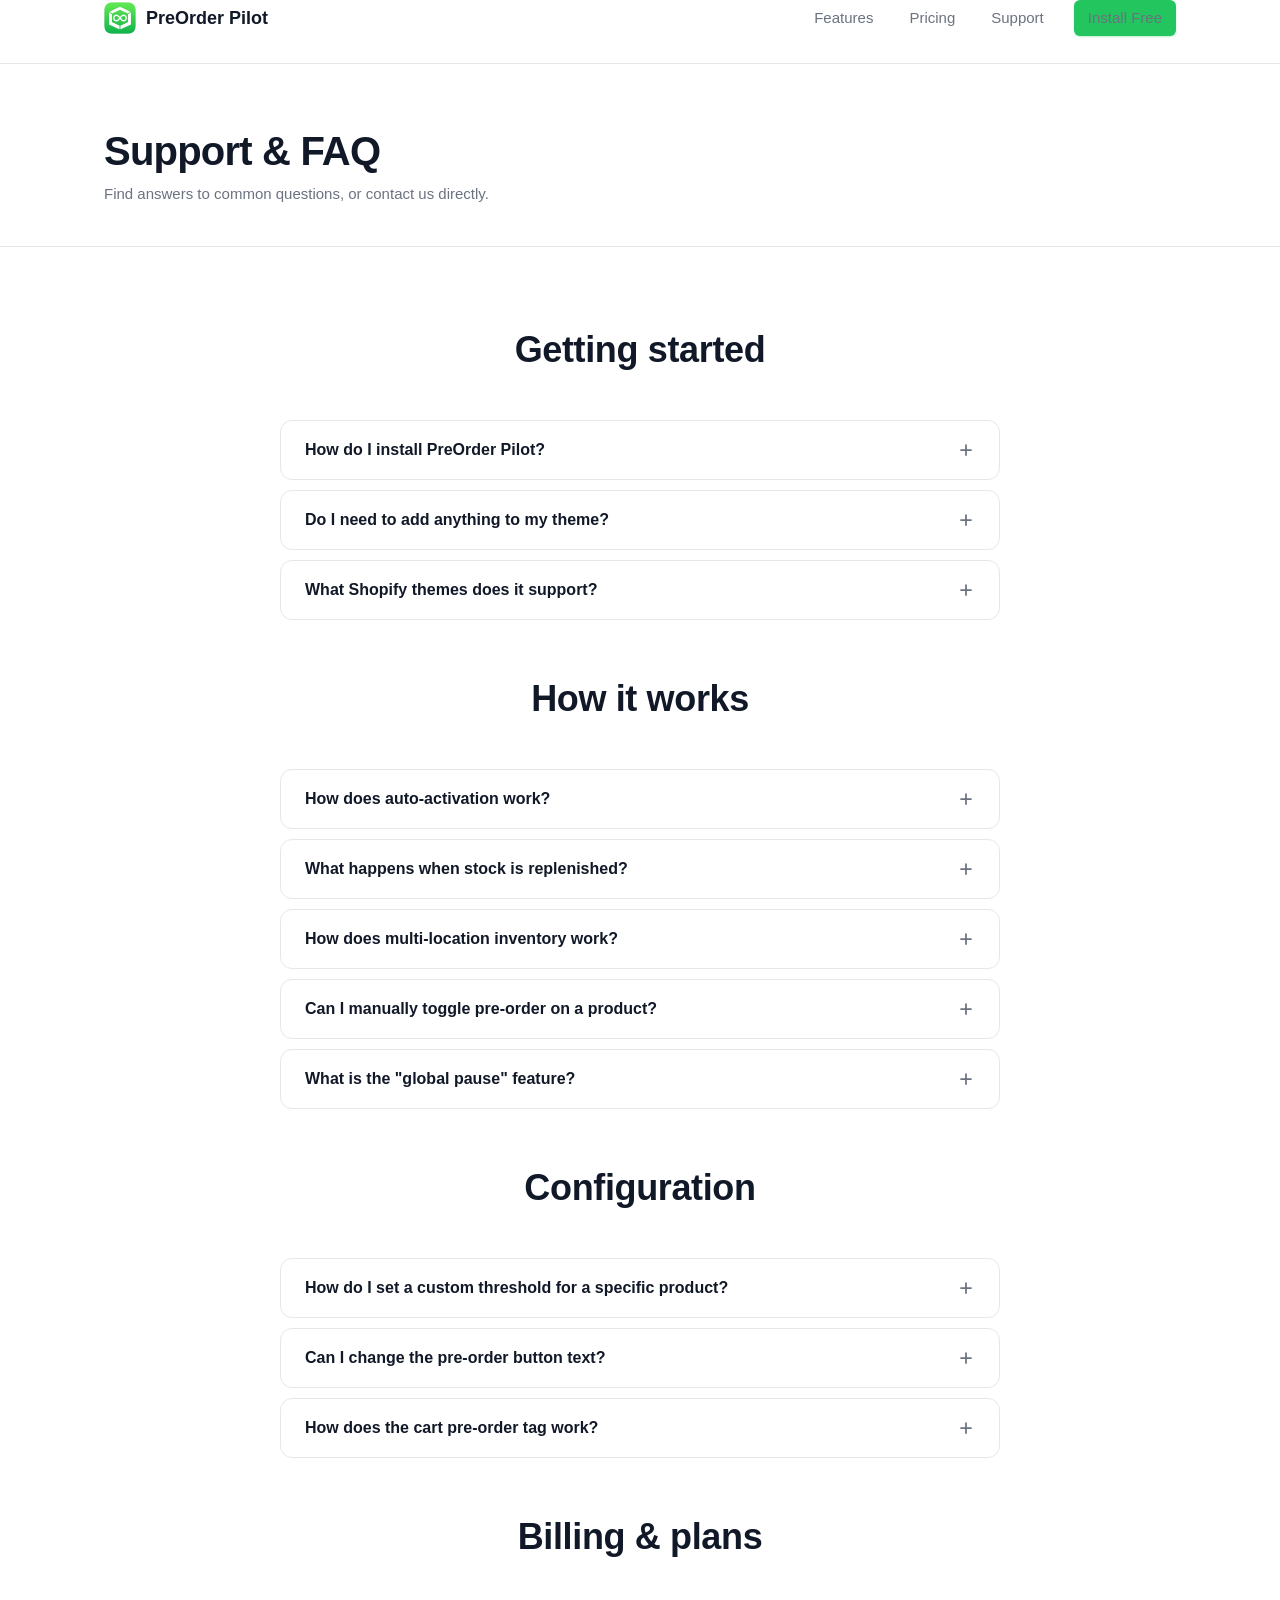
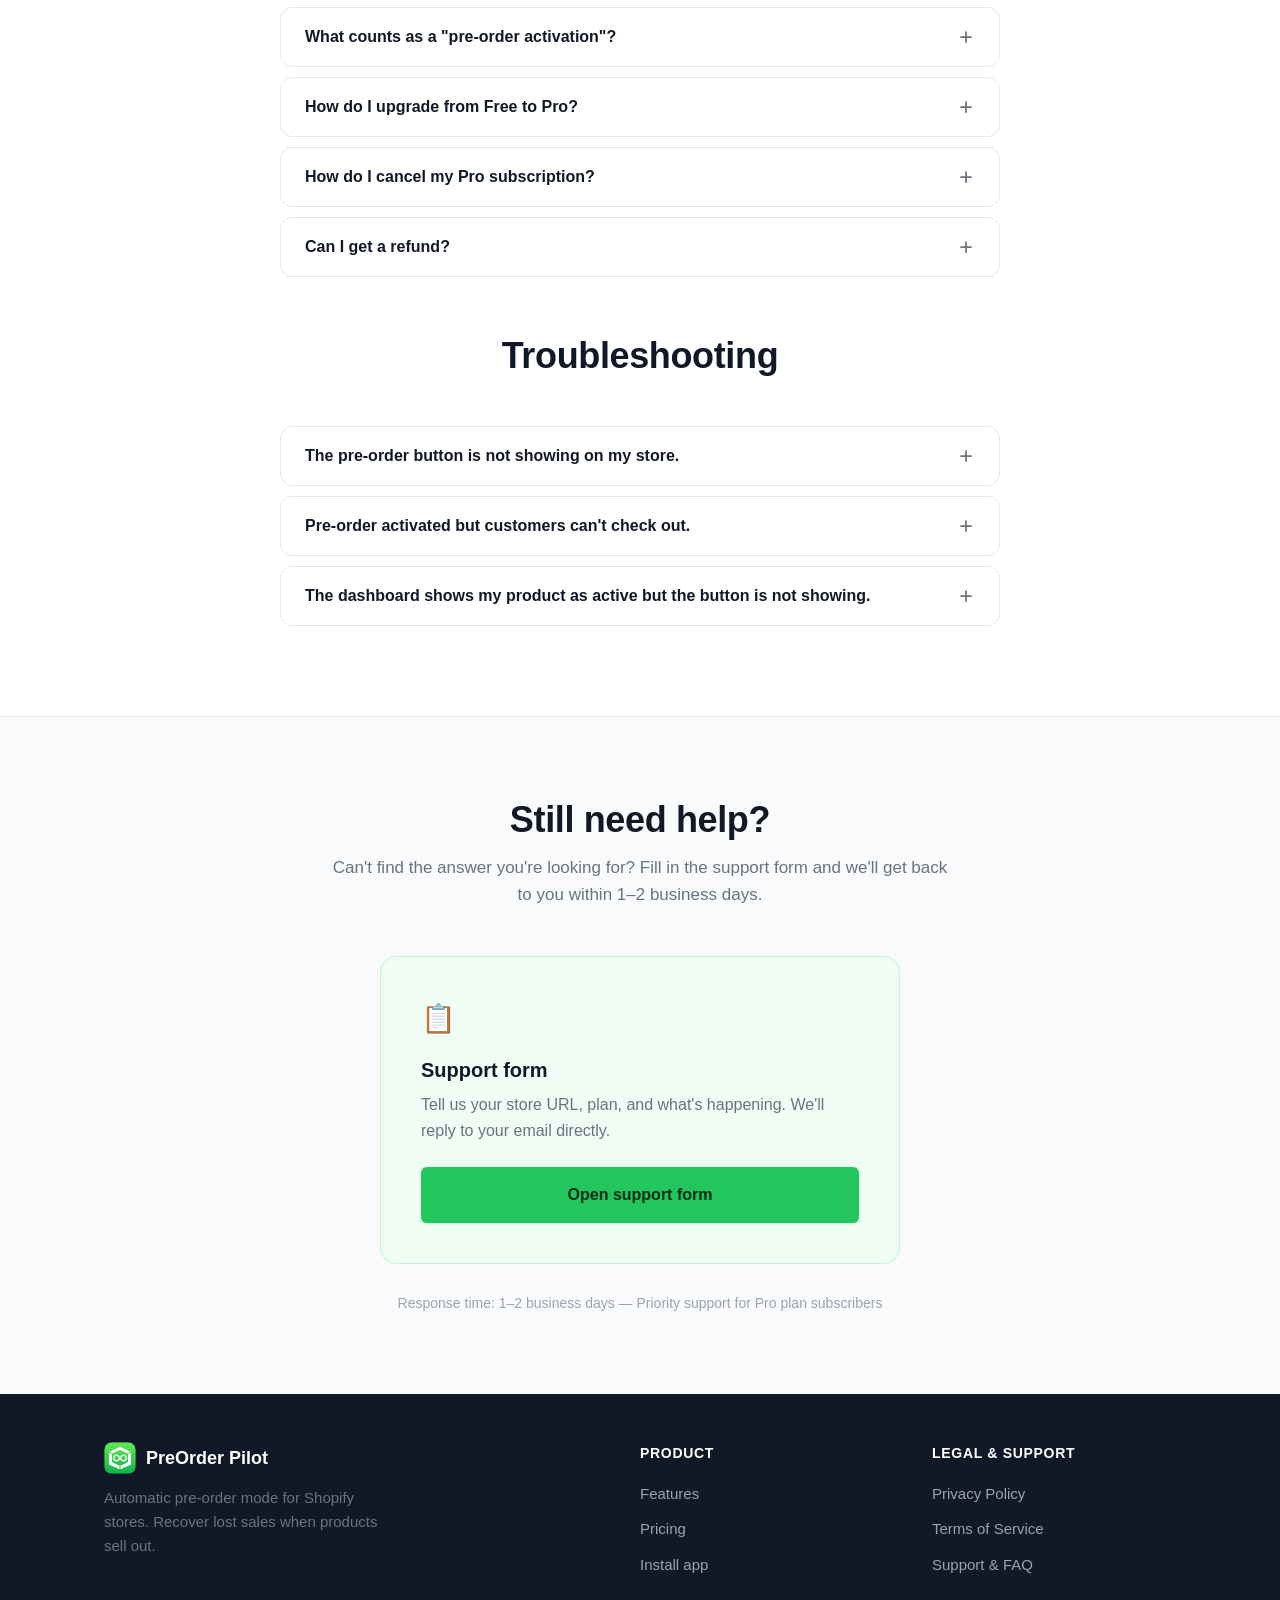
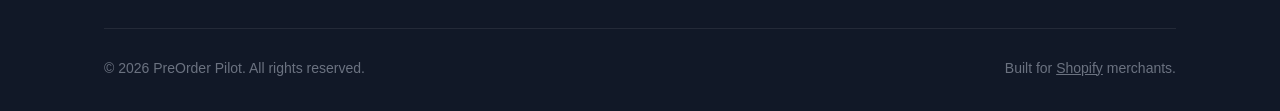
<file: support.html>
<!doctype html>
<html lang="en">
  <head>
    <meta charset="UTF-8" />
    <meta name="viewport" content="width=device-width, initial-scale=1.0" />
    <title>Support &amp; FAQ — PreOrder Pilot</title>
    <meta
      name="description"
      content="Get help with PreOrder Pilot. Frequently asked questions about installation, configuration, billing, and compatibility."
    />
    <link rel="icon" type="image/x-icon" href="favicon.ico" />
    <link rel="apple-touch-icon" href="assets/icon.png" />
    <link rel="stylesheet" href="assets/style.css" />
  </head>
  <body>
    <!-- Navigation -->
    <nav class="nav">
      <div class="container">
        <div class="nav-inner">
          <a href="/" class="nav-logo">
            <img
              src="assets/icon.png"
              alt=""
              width="32"
              height="32"
              class="nav-logo-img"
            />
            PreOrder Pilot
          </a>
          <div class="nav-links">
            <a href="/#features">Features</a>
            <a href="/#pricing">Pricing</a>
            <a href="support.html">Support</a>
            <a
              href="https://apps.shopify.com/auto-pre-order"
              class="btn btn-primary btn-sm nav-cta"
              target="_blank"
              rel="noopener"
            >
              Install Free
            </a>
          </div>
        </div>
      </div>
    </nav>

    <!-- Hero -->
    <section class="legal-hero">
      <div class="container">
        <h1>Support &amp; FAQ</h1>
        <p class="legal-meta">
          Find answers to common questions, or contact us directly.
        </p>
      </div>
    </section>

    <!-- FAQ -->
    <section class="section">
      <div class="container">
        <div class="section-header" style="margin-bottom: 0">
          <h2>Getting started</h2>
        </div>
        <div class="faq-list">
          <div class="faq-item">
            <button class="faq-q" aria-expanded="false">
              How do I install PreOrder Pilot?
              <svg width="18" height="18" viewBox="0 0 18 18" fill="none">
                <path
                  d="M9 4v10M4 9h10"
                  stroke="currentColor"
                  stroke-width="1.75"
                  stroke-linecap="round"
                />
              </svg>
            </button>
            <div class="faq-a">
              <p>
                Click "Install Free on Shopify" on our
                <a href="/">homepage</a> or find the App on the
                <a
                  href="https://apps.shopify.com/auto-pre-order"
                  target="_blank"
                  rel="noopener"
                  >Shopify App Store</a
                >. After installation, you'll be redirected to the dashboard
                where you can configure your threshold and button text. The App
                is active immediately — no additional setup required.
              </p>
            </div>
          </div>
          <div class="faq-item">
            <button class="faq-q" aria-expanded="false">
              Do I need to add anything to my theme?
              <svg width="18" height="18" viewBox="0 0 18 18" fill="none">
                <path
                  d="M9 4v10M4 9h10"
                  stroke="currentColor"
                  stroke-width="1.75"
                  stroke-linecap="round"
                />
              </svg>
            </button>
            <div class="faq-a">
              <p>
                Yes — you need to add the PreOrder Pilot App Block to your
                product page template using the Shopify Theme Editor. Go to
                <strong>Online Store → Themes → Customize</strong>, navigate to
                the product page template, and add the "Pre-Order Button" block
                from the PreOrder Pilot app. This is a one-time, no-code step
                that takes about 30 seconds.
              </p>
            </div>
          </div>
          <div class="faq-item">
            <button class="faq-q" aria-expanded="false">
              What Shopify themes does it support?
              <svg width="18" height="18" viewBox="0 0 18 18" fill="none">
                <path
                  d="M9 4v10M4 9h10"
                  stroke="currentColor"
                  stroke-width="1.75"
                  stroke-linecap="round"
                />
              </svg>
            </button>
            <div class="faq-a">
              <p>
                PreOrder Pilot supports all Shopify themes that use
                <strong>Online Store 2.0</strong> (App Blocks), which includes
                Dawn, Sense, Refresh, Craft, and most modern themes available
                since 2021. Legacy OS 1.0 themes are not supported. If you're
                unsure whether your theme is compatible, check whether your
                Theme Editor shows an "Add block" option on the product page —
                if yes, you're on OS 2.0.
              </p>
            </div>
          </div>
        </div>

        <div class="section-header" style="margin-top: 56px; margin-bottom: 0">
          <h2>How it works</h2>
        </div>
        <div class="faq-list">
          <div class="faq-item">
            <button class="faq-q" aria-expanded="false">
              How does auto-activation work?
              <svg width="18" height="18" viewBox="0 0 18 18" fill="none">
                <path
                  d="M9 4v10M4 9h10"
                  stroke="currentColor"
                  stroke-width="1.75"
                  stroke-linecap="round"
                />
              </svg>
            </button>
            <div class="faq-a">
              <p>
                PreOrder Pilot listens to Shopify's
                <code>inventory_levels/update</code> webhook. Every time
                inventory changes on any product in your store, the App checks
                whether the total stock (across all locations) is at or below
                your configured threshold. If it is, pre-order mode is activated
                automatically within seconds.
              </p>
            </div>
          </div>
          <div class="faq-item">
            <button class="faq-q" aria-expanded="false">
              What happens when stock is replenished?
              <svg width="18" height="18" viewBox="0 0 18 18" fill="none">
                <path
                  d="M9 4v10M4 9h10"
                  stroke="currentColor"
                  stroke-width="1.75"
                  stroke-linecap="round"
                />
              </svg>
            </button>
            <div class="faq-a">
              <p>
                As soon as inventory rises above your threshold, PreOrder Pilot
                automatically deactivates pre-order mode. The storefront button
                reverts to the normal "Add to Cart" button with no manual action
                required. The inventory policy is also restored so your checkout
                functions normally.
              </p>
            </div>
          </div>
          <div class="faq-item">
            <button class="faq-q" aria-expanded="false">
              How does multi-location inventory work?
              <svg width="18" height="18" viewBox="0 0 18 18" fill="none">
                <path
                  d="M9 4v10M4 9h10"
                  stroke="currentColor"
                  stroke-width="1.75"
                  stroke-linecap="round"
                />
              </svg>
            </button>
            <div class="faq-a">
              <p>
                PreOrder Pilot aggregates the available inventory across
                <strong>all locations</strong> in your Shopify store. This
                prevents false triggers: if you have 0 units at Location A but 5
                units at Location B, the total is 5 — above the threshold of 0 —
                and pre-order mode will not activate. Pre-order only activates
                when the total across every location is at or below your
                threshold.
              </p>
            </div>
          </div>
          <div class="faq-item">
            <button class="faq-q" aria-expanded="false">
              Can I manually toggle pre-order on a product?
              <svg width="18" height="18" viewBox="0 0 18 18" fill="none">
                <path
                  d="M9 4v10M4 9h10"
                  stroke="currentColor"
                  stroke-width="1.75"
                  stroke-linecap="round"
                />
              </svg>
            </button>
            <div class="faq-a">
              <p>
                Yes. Go to the <strong>Products</strong> page in your
                PreOrder Pilot dashboard. You'll see a toggle for each product to
                manually activate or deactivate pre-order mode, regardless of
                stock level. Manual activations do not count towards the monthly
                quota on the Free plan.
              </p>
            </div>
          </div>
          <div class="faq-item">
            <button class="faq-q" aria-expanded="false">
              What is the "global pause" feature?
              <svg width="18" height="18" viewBox="0 0 18 18" fill="none">
                <path
                  d="M9 4v10M4 9h10"
                  stroke="currentColor"
                  stroke-width="1.75"
                  stroke-linecap="round"
                />
              </svg>
            </button>
            <div class="faq-a">
              <p>
                Global pause is a kill switch in the dashboard. When enabled, it
                stops all <em>automatic</em> pre-order activations across your
                entire store — useful during sales events, restock days, or when
                you need to temporarily suspend the feature. Products already in
                pre-order mode are not affected; only new automatic activations
                are blocked. Manual toggles continue to work normally.
              </p>
            </div>
          </div>
        </div>

        <div class="section-header" style="margin-top: 56px; margin-bottom: 0">
          <h2>Configuration</h2>
        </div>
        <div class="faq-list">
          <div class="faq-item">
            <button class="faq-q" aria-expanded="false">
              How do I set a custom threshold for a specific product?
              <svg width="18" height="18" viewBox="0 0 18 18" fill="none">
                <path
                  d="M9 4v10M4 9h10"
                  stroke="currentColor"
                  stroke-width="1.75"
                  stroke-linecap="round"
                />
              </svg>
            </button>
            <div class="faq-a">
              <p>
                Go to <strong>Products</strong> in your dashboard. Each product
                row has a "Custom threshold" field. Enter any number to override
                the global threshold for that specific product. Leave it blank
                to use the global setting. This is useful for products where you
                want to start pre-orders earlier — for example, at 2 or 5 units
                remaining.
              </p>
            </div>
          </div>
          <div class="faq-item">
            <button class="faq-q" aria-expanded="false">
              Can I change the pre-order button text?
              <svg width="18" height="18" viewBox="0 0 18 18" fill="none">
                <path
                  d="M9 4v10M4 9h10"
                  stroke="currentColor"
                  stroke-width="1.75"
                  stroke-linecap="round"
                />
              </svg>
            </button>
            <div class="faq-a">
              <p>
                Yes. In <strong>Settings</strong>, set the global button text to
                anything you like — "Reserve yours", "Join the waitlist", "Get
                it first", etc. You can also set optional badge text (e.g.
                "Ships in 4–6 weeks") that appears below the button. These are
                global settings that apply to all products.
              </p>
            </div>
          </div>
          <div class="faq-item">
            <button class="faq-q" aria-expanded="false">
              How does the cart pre-order tag work?
              <svg width="18" height="18" viewBox="0 0 18 18" fill="none">
                <path
                  d="M9 4v10M4 9h10"
                  stroke="currentColor"
                  stroke-width="1.75"
                  stroke-linecap="round"
                />
              </svg>
            </button>
            <div class="faq-a">
              <p>
                When a customer clicks the pre-order button, the item is added
                to their cart with a custom line item property:
                <code>Précommande: true</code>. This property is visible in your
                Shopify admin order details, allowing you to identify and manage
                pre-orders separately in your fulfilment workflow.
              </p>
            </div>
          </div>
        </div>

        <div class="section-header" style="margin-top: 56px; margin-bottom: 0">
          <h2>Billing &amp; plans</h2>
        </div>
        <div class="faq-list">
          <div class="faq-item">
            <button class="faq-q" aria-expanded="false">
              What counts as a "pre-order activation"?
              <svg width="18" height="18" viewBox="0 0 18 18" fill="none">
                <path
                  d="M9 4v10M4 9h10"
                  stroke="currentColor"
                  stroke-width="1.75"
                  stroke-linecap="round"
                />
              </svg>
            </button>
            <div class="faq-a">
              <p>
                One activation = one product <em>entering</em> pre-order mode
                automatically (triggered by a stock change). If the same product
                exits and re-enters pre-order mode in the same calendar month,
                it counts as a new activation. Manual toggles from the Products
                page do not count. The quota resets on the 1st of each month.
              </p>
            </div>
          </div>
          <div class="faq-item">
            <button class="faq-q" aria-expanded="false">
              How do I upgrade from Free to Pro?
              <svg width="18" height="18" viewBox="0 0 18 18" fill="none">
                <path
                  d="M9 4v10M4 9h10"
                  stroke="currentColor"
                  stroke-width="1.75"
                  stroke-linecap="round"
                />
              </svg>
            </button>
            <div class="faq-a">
              <p>
                Click the "Upgrade to Pro" button in your App dashboard (visible
                in the top navigation if you're on the Free plan, and on the
                Billing page). You'll be redirected to Shopify's billing
                confirmation page. Once confirmed, your plan upgrades
                immediately.
              </p>
            </div>
          </div>
          <div class="faq-item">
            <button class="faq-q" aria-expanded="false">
              How do I cancel my Pro subscription?
              <svg width="18" height="18" viewBox="0 0 18 18" fill="none">
                <path
                  d="M9 4v10M4 9h10"
                  stroke="currentColor"
                  stroke-width="1.75"
                  stroke-linecap="round"
                />
              </svg>
            </button>
            <div class="faq-a">
              <p>
                Uninstall PreOrder Pilot from your Shopify admin (<strong
                  >Apps → PreOrder Pilot → Delete</strong
                >). Shopify automatically stops billing as soon as the app is
                uninstalled. You will not be charged for future periods. If you
                reinstall the App later, you'll start on the Free plan.
              </p>
            </div>
          </div>
          <div class="faq-item">
            <button class="faq-q" aria-expanded="false">
              Can I get a refund?
              <svg width="18" height="18" viewBox="0 0 18 18" fill="none">
                <path
                  d="M9 4v10M4 9h10"
                  stroke="currentColor"
                  stroke-width="1.75"
                  stroke-linecap="round"
                />
              </svg>
            </button>
            <div class="faq-a">
              <p>
                Charges are generally non-refundable. If you believe you were
                charged in error, contact us at
                <a href="mailto:cdurbal@gmail.com">cdurbal@gmail.com</a> within
                7 days of the charge and we will review your request. See our
                <a href="terms.html">Terms of Service</a> for full details.
              </p>
            </div>
          </div>
        </div>

        <div class="section-header" style="margin-top: 56px; margin-bottom: 0">
          <h2>Troubleshooting</h2>
        </div>
        <div class="faq-list">
          <div class="faq-item">
            <button class="faq-q" aria-expanded="false">
              The pre-order button is not showing on my store.
              <svg width="18" height="18" viewBox="0 0 18 18" fill="none">
                <path
                  d="M9 4v10M4 9h10"
                  stroke="currentColor"
                  stroke-width="1.75"
                  stroke-linecap="round"
                />
              </svg>
            </button>
            <div class="faq-a">
              <p>Check the following in order:</p>
              <ul>
                <li>
                  Confirm the product's total stock (across all locations) is at
                  or below your threshold
                </li>
                <li>
                  Confirm the PreOrder Pilot App Block has been added to your
                  product page template in the Theme Editor
                </li>
                <li>
                  Check that the global pause is <strong>not</strong> enabled in
                  your dashboard
                </li>
                <li>
                  Check the Products page to confirm the product shows as
                  "Active"
                </li>
                <li>
                  If using a custom threshold per product, ensure the stock is
                  at or below that threshold
                </li>
              </ul>
              <p>
                If the issue persists, contact us with your store URL and the
                affected product URL.
              </p>
            </div>
          </div>
          <div class="faq-item">
            <button class="faq-q" aria-expanded="false">
              Pre-order activated but customers can't check out.
              <svg width="18" height="18" viewBox="0 0 18 18" fill="none">
                <path
                  d="M9 4v10M4 9h10"
                  stroke="currentColor"
                  stroke-width="1.75"
                  stroke-linecap="round"
                />
              </svg>
            </button>
            <div class="faq-a">
              <p>
                PreOrder Pilot sets the product variant's inventory policy to
                <strong>CONTINUE</strong> (allow checkout even when out of
                stock) when pre-order mode is active. If customers still can't
                check out, check that the product page is using the
                PreOrder Pilot block and not a native "Add to Cart" button. Also
                verify that no other app is overriding the inventory policy.
                Contact us if the issue persists.
              </p>
            </div>
          </div>
          <div class="faq-item">
            <button class="faq-q" aria-expanded="false">
              The dashboard shows my product as active but the button is not
              showing.
              <svg width="18" height="18" viewBox="0 0 18 18" fill="none">
                <path
                  d="M9 4v10M4 9h10"
                  stroke="currentColor"
                  stroke-width="1.75"
                  stroke-linecap="round"
                />
              </svg>
            </button>
            <div class="faq-a">
              <p>
                The dashboard status reflects the Shopify metafield value, which
                is the source of truth. If the button is not showing, the most
                common cause is that the App Block has not been added to your
                theme. Open the Theme Editor, go to the product page template,
                and add the "Pre-Order Button" block from PreOrder Pilot. Save
                and publish your theme.
              </p>
            </div>
          </div>
        </div>
      </div>
    </section>

    <!-- Contact -->
    <section
      class="section"
      style="background: var(--bg-subtle); border-top: 1px solid var(--border)"
    >
      <div class="container">
        <div class="section-header" style="margin-bottom: 48px">
          <h2>Still need help?</h2>
          <p>
            Can't find the answer you're looking for? Fill in the support form
            and we'll get back to you within 1–2 business days.
          </p>
        </div>

        <div
          style="
            display: grid;
            grid-template-columns: repeat(auto-fit, minmax(280px, 1fr));
            gap: 24px;
            max-width: 820px;
            margin: 0 auto;
          "
        >
          <!-- Google Form -->
          <div class="contact-card" style="text-align: left">
            <div style="font-size: 1.75rem; margin-bottom: 14px">📋</div>
            <h3 style="margin-bottom: 8px">Support form</h3>
            <p style="margin-bottom: 24px">
              Tell us your store URL, plan, and what's happening. We'll reply to
              your email directly.
            </p>
            <a
              href="https://docs.google.com/forms/d/e/1FAIpQLSdV3pRjnNLMI5eGs4pYIIRGcJ9KueQLU4turmQFm6f1VnA2oA/viewform"
              class="btn btn-primary btn-lg"
              target="_blank"
              rel="noopener"
              style="width: 100%; justify-content: center"
            >
              Open support form
            </a>
          </div>
        </div>

        <p
          class="text-center"
          style="
            margin-top: 28px;
            font-size: 0.875rem;
            color: var(--text-subtle);
          "
        >
          Response time: 1–2 business days &mdash; Priority support for Pro plan
          subscribers
        </p>
      </div>
    </section>

    <!-- Footer -->
    <footer class="footer">
      <div class="container">
        <div class="footer-grid">
          <div class="footer-brand">
            <a href="/" class="nav-logo">
              <img
                src="assets/icon.png"
                alt=""
                width="32"
                height="32"
                class="nav-logo-img"
              />
              PreOrder Pilot
            </a>
            <p>
              Automatic pre-order mode for Shopify stores. Recover lost sales
              when products sell out.
            </p>
          </div>
          <div class="footer-col">
            <h4>Product</h4>
            <ul>
              <li><a href="/#features">Features</a></li>
              <li><a href="/#pricing">Pricing</a></li>
              <li>
                <a
                  href="https://apps.shopify.com/auto-pre-order"
                  target="_blank"
                  rel="noopener"
                  >Install app</a
                >
              </li>
            </ul>
          </div>
          <div class="footer-col">
            <h4>Legal &amp; Support</h4>
            <ul>
              <li><a href="privacy.html">Privacy Policy</a></li>
              <li><a href="terms.html">Terms of Service</a></li>
              <li><a href="support.html">Support &amp; FAQ</a></li>
            </ul>
          </div>
        </div>
        <div class="footer-bottom">
          <p>&copy; 2026 PreOrder Pilot. All rights reserved.</p>
          <p>
            Built for
            <a
              href="https://shopify.com"
              target="_blank"
              rel="noopener"
              style="color: #6b7280; text-decoration: underline"
              >Shopify</a
            >
            merchants.
          </p>
        </div>
      </div>
    </footer>

    <script>
      document.querySelectorAll(".faq-q").forEach((btn) => {
        btn.addEventListener("click", () => {
          const item = btn.closest(".faq-item");
          const isOpen = item.classList.contains("open");
          document.querySelectorAll(".faq-item.open").forEach((el) => {
            el.classList.remove("open");
            el.querySelector(".faq-q").setAttribute("aria-expanded", "false");
          });
          if (!isOpen) {
            item.classList.add("open");
            btn.setAttribute("aria-expanded", "true");
          }
        });
      });
    </script>
  </body>
</html>
</file>
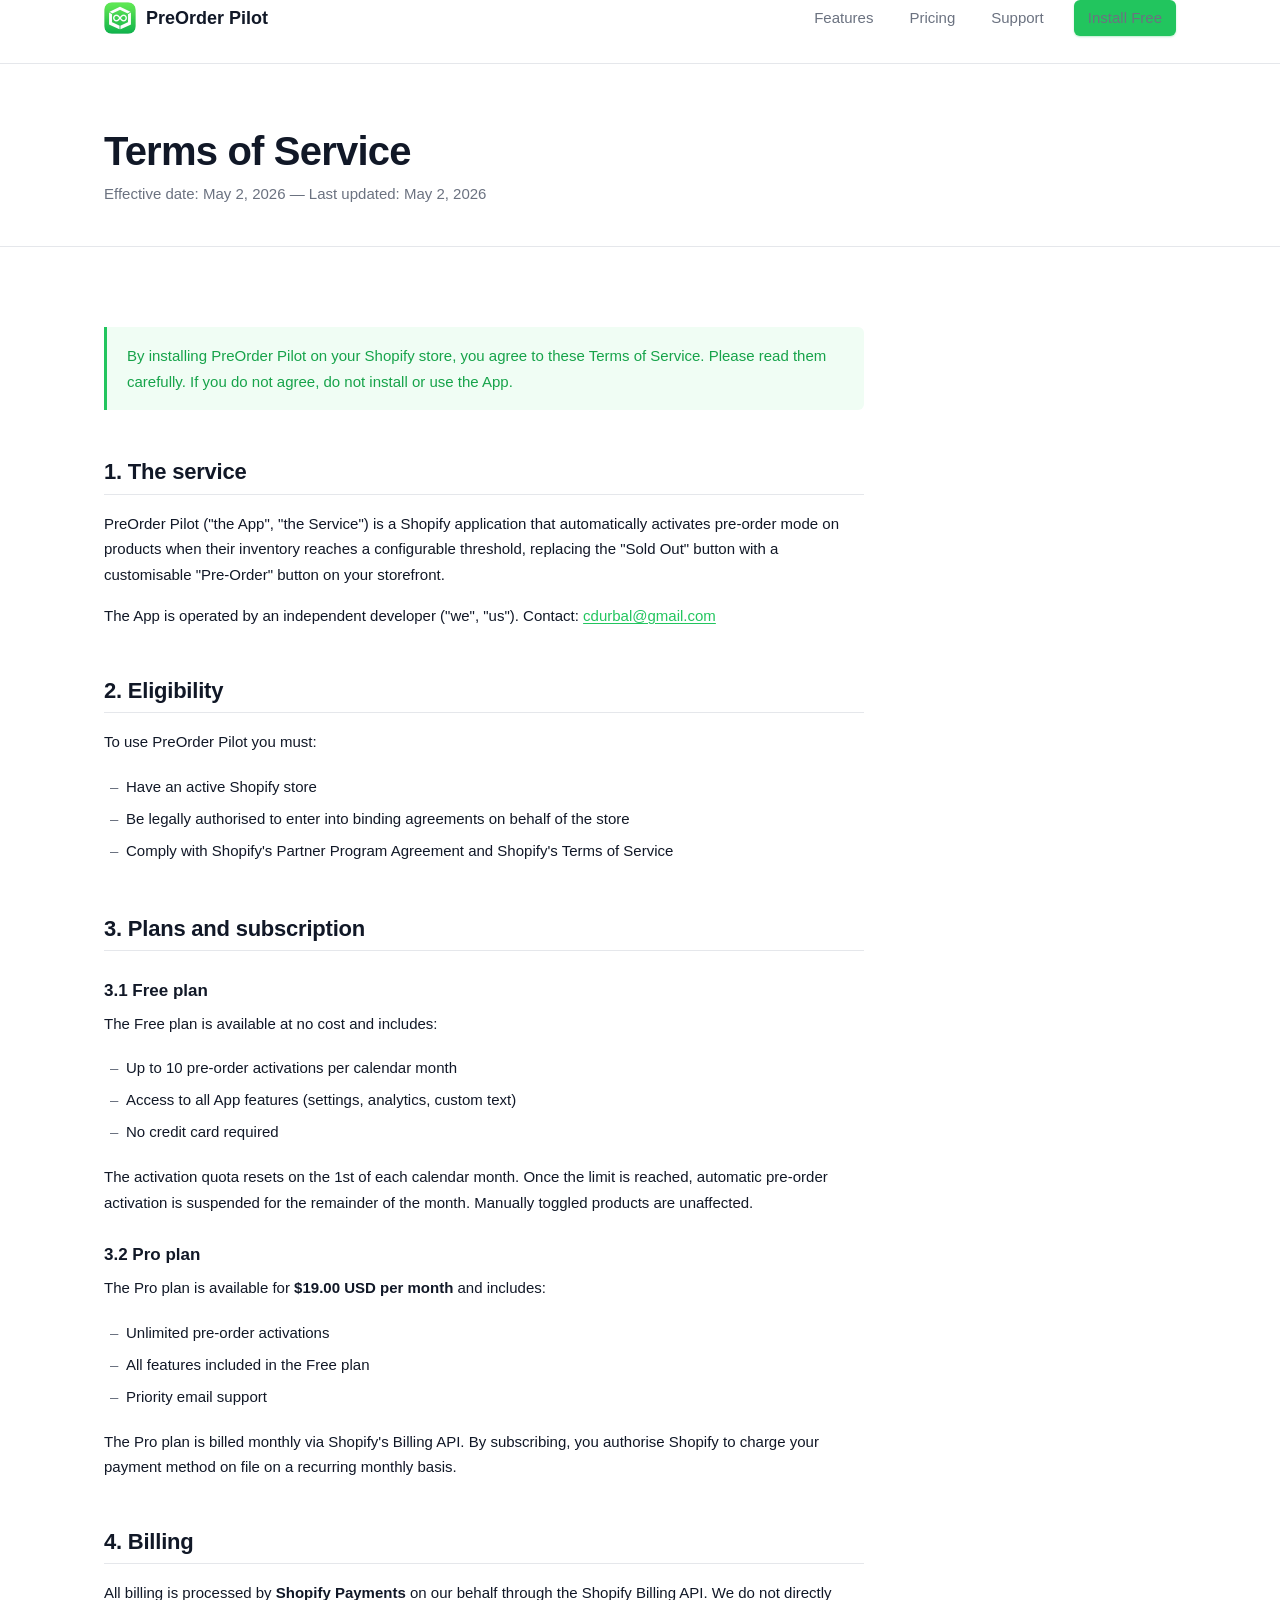
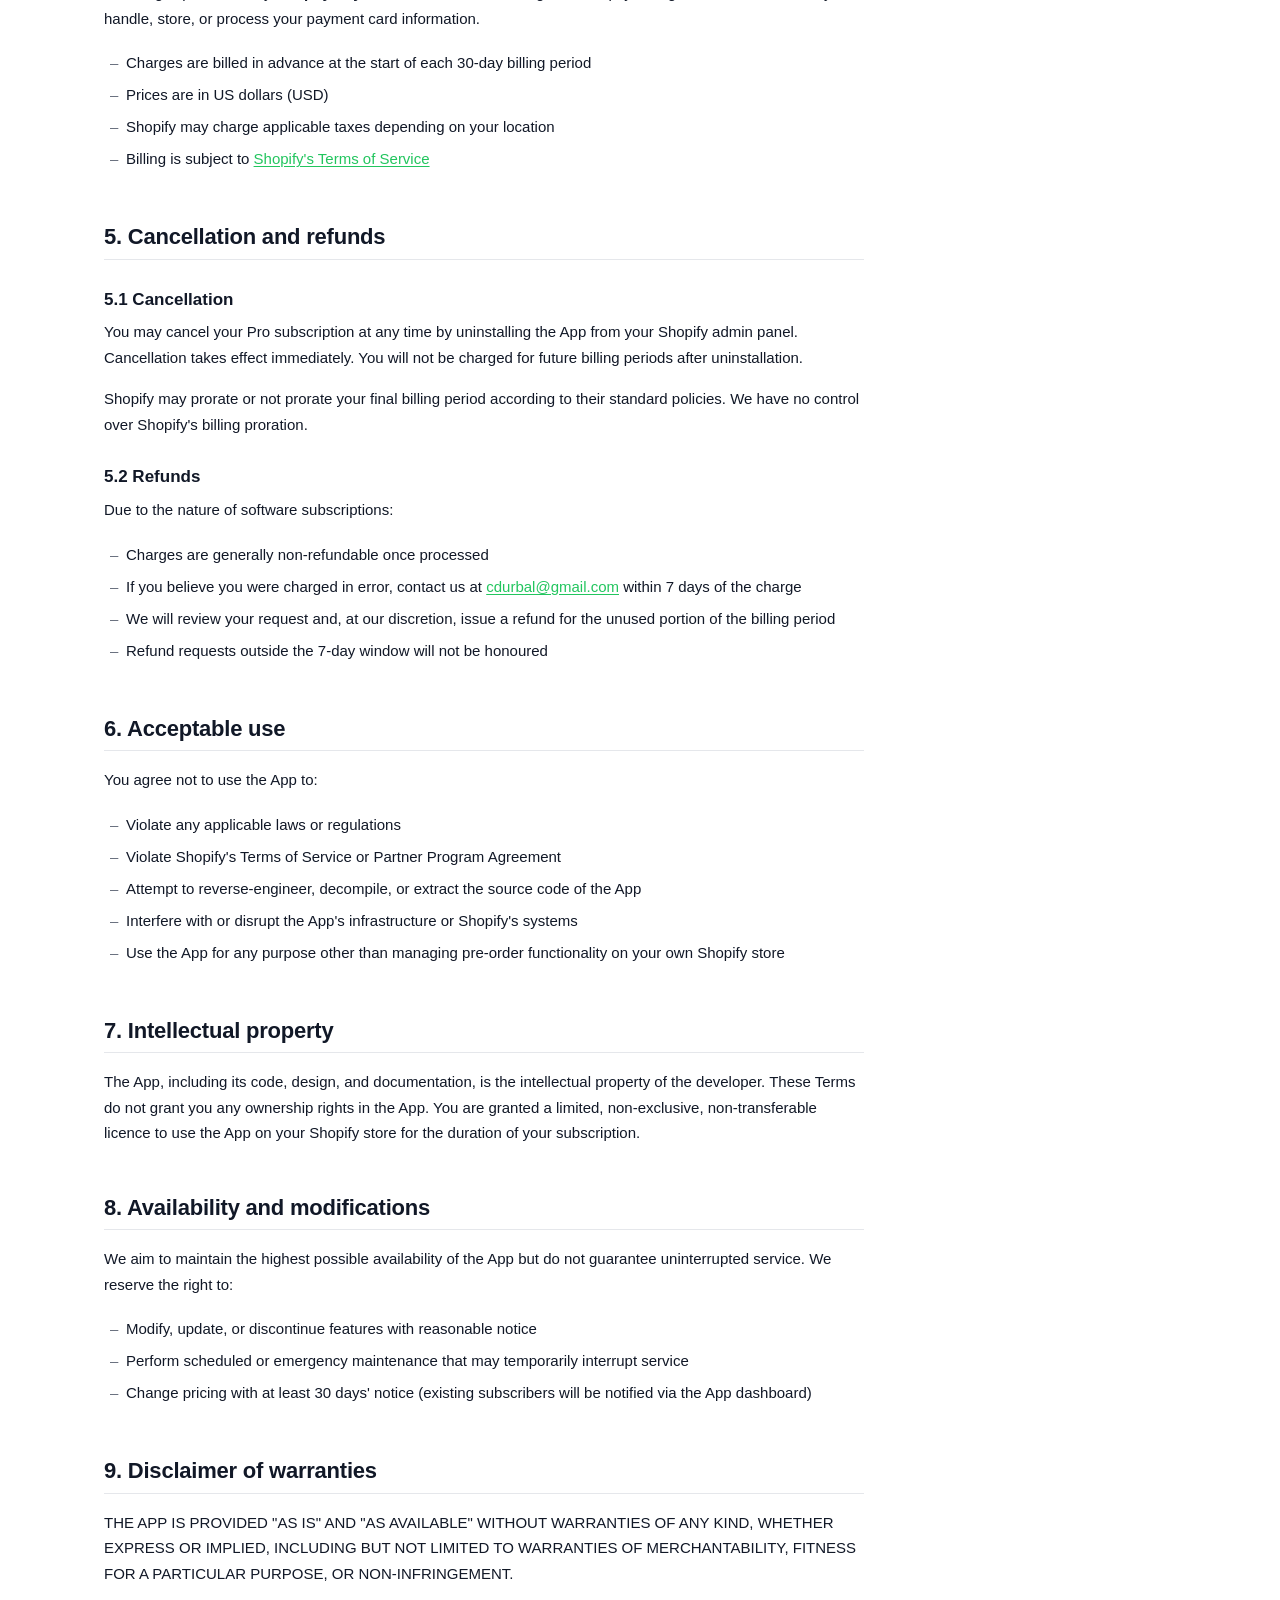
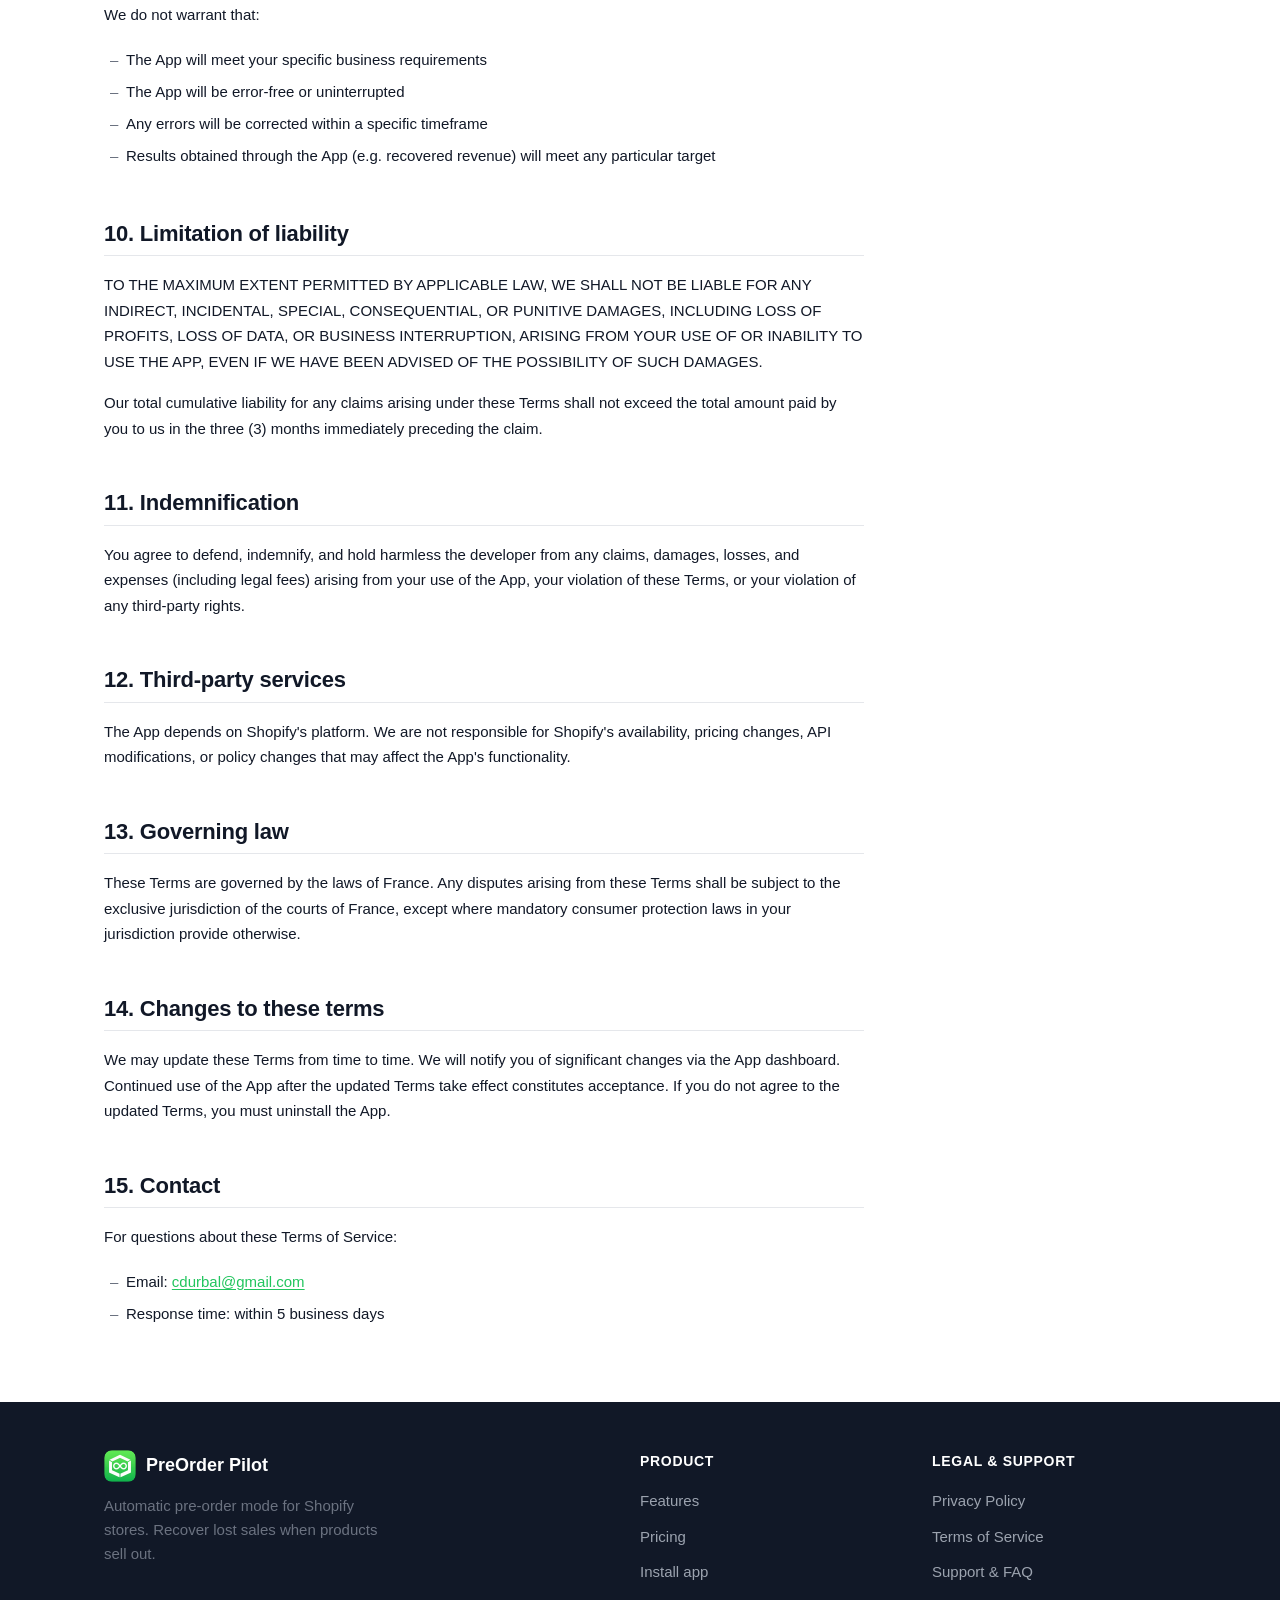
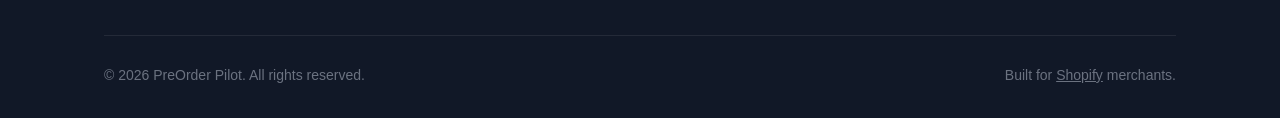
<file: terms.html>
<!DOCTYPE html>
<html lang="en">
<head>
  <meta charset="UTF-8">
  <meta name="viewport" content="width=device-width, initial-scale=1.0">
  <title>Terms of Service — PreOrder Pilot</title>
  <meta name="description" content="Terms of Service for the PreOrder Pilot Shopify app. Read our subscription terms, billing policy, and usage conditions.">
  <link rel="icon" type="image/x-icon" href="favicon.ico">
  <link rel="apple-touch-icon" href="assets/icon.png">
  <link rel="stylesheet" href="assets/style.css">
</head>
<body>

<!-- Navigation -->
<nav class="nav">
  <div class="container">
    <div class="nav-inner">
      <a href="/" class="nav-logo">
        <img src="assets/icon.png" alt="" width="32" height="32" class="nav-logo-img">
        PreOrder Pilot
      </a>
      <div class="nav-links">
        <a href="/#features">Features</a>
        <a href="/#pricing">Pricing</a>
        <a href="support.html">Support</a>
        <a href="https://apps.shopify.com/auto-pre-order" class="btn btn-primary btn-sm nav-cta" target="_blank" rel="noopener">
          Install Free
        </a>
      </div>
    </div>
  </div>
</nav>

<!-- Hero -->
<section class="legal-hero">
  <div class="container">
    <h1>Terms of Service</h1>
    <p class="legal-meta">Effective date: May 2, 2026 &mdash; Last updated: May 2, 2026</p>
  </div>
</section>

<!-- Body -->
<section class="legal-body">
  <div class="container">
    <div class="legal-content">

      <div class="notice">
        <p>By installing PreOrder Pilot on your Shopify store, you agree to these Terms of Service. Please read them carefully. If you do not agree, do not install or use the App.</p>
      </div>

      <h2>1. The service</h2>
      <p>PreOrder Pilot ("the App", "the Service") is a Shopify application that automatically activates pre-order mode on products when their inventory reaches a configurable threshold, replacing the "Sold Out" button with a customisable "Pre-Order" button on your storefront.</p>
      <p>The App is operated by an independent developer ("we", "us"). Contact: <a href="mailto:cdurbal@gmail.com">cdurbal@gmail.com</a></p>

      <h2>2. Eligibility</h2>
      <p>To use PreOrder Pilot you must:</p>
      <ul>
        <li>Have an active Shopify store</li>
        <li>Be legally authorised to enter into binding agreements on behalf of the store</li>
        <li>Comply with Shopify's Partner Program Agreement and Shopify's Terms of Service</li>
      </ul>

      <h2>3. Plans and subscription</h2>

      <h3>3.1 Free plan</h3>
      <p>The Free plan is available at no cost and includes:</p>
      <ul>
        <li>Up to 10 pre-order activations per calendar month</li>
        <li>Access to all App features (settings, analytics, custom text)</li>
        <li>No credit card required</li>
      </ul>
      <p>The activation quota resets on the 1st of each calendar month. Once the limit is reached, automatic pre-order activation is suspended for the remainder of the month. Manually toggled products are unaffected.</p>

      <h3>3.2 Pro plan</h3>
      <p>The Pro plan is available for <strong>$19.00 USD per month</strong> and includes:</p>
      <ul>
        <li>Unlimited pre-order activations</li>
        <li>All features included in the Free plan</li>
        <li>Priority email support</li>
      </ul>
      <p>The Pro plan is billed monthly via Shopify's Billing API. By subscribing, you authorise Shopify to charge your payment method on file on a recurring monthly basis.</p>

      <h2>4. Billing</h2>
      <p>All billing is processed by <strong>Shopify Payments</strong> on our behalf through the Shopify Billing API. We do not directly handle, store, or process your payment card information.</p>
      <ul>
        <li>Charges are billed in advance at the start of each 30-day billing period</li>
        <li>Prices are in US dollars (USD)</li>
        <li>Shopify may charge applicable taxes depending on your location</li>
        <li>Billing is subject to <a href="https://www.shopify.com/legal/terms" target="_blank" rel="noopener">Shopify's Terms of Service</a></li>
      </ul>

      <h2>5. Cancellation and refunds</h2>

      <h3>5.1 Cancellation</h3>
      <p>You may cancel your Pro subscription at any time by uninstalling the App from your Shopify admin panel. Cancellation takes effect immediately. You will not be charged for future billing periods after uninstallation.</p>
      <p>Shopify may prorate or not prorate your final billing period according to their standard policies. We have no control over Shopify's billing proration.</p>

      <h3>5.2 Refunds</h3>
      <p>Due to the nature of software subscriptions:</p>
      <ul>
        <li>Charges are generally non-refundable once processed</li>
        <li>If you believe you were charged in error, contact us at <a href="mailto:cdurbal@gmail.com">cdurbal@gmail.com</a> within 7 days of the charge</li>
        <li>We will review your request and, at our discretion, issue a refund for the unused portion of the billing period</li>
        <li>Refund requests outside the 7-day window will not be honoured</li>
      </ul>

      <h2>6. Acceptable use</h2>
      <p>You agree not to use the App to:</p>
      <ul>
        <li>Violate any applicable laws or regulations</li>
        <li>Violate Shopify's Terms of Service or Partner Program Agreement</li>
        <li>Attempt to reverse-engineer, decompile, or extract the source code of the App</li>
        <li>Interfere with or disrupt the App's infrastructure or Shopify's systems</li>
        <li>Use the App for any purpose other than managing pre-order functionality on your own Shopify store</li>
      </ul>

      <h2>7. Intellectual property</h2>
      <p>The App, including its code, design, and documentation, is the intellectual property of the developer. These Terms do not grant you any ownership rights in the App. You are granted a limited, non-exclusive, non-transferable licence to use the App on your Shopify store for the duration of your subscription.</p>

      <h2>8. Availability and modifications</h2>
      <p>We aim to maintain the highest possible availability of the App but do not guarantee uninterrupted service. We reserve the right to:</p>
      <ul>
        <li>Modify, update, or discontinue features with reasonable notice</li>
        <li>Perform scheduled or emergency maintenance that may temporarily interrupt service</li>
        <li>Change pricing with at least 30 days' notice (existing subscribers will be notified via the App dashboard)</li>
      </ul>

      <h2>9. Disclaimer of warranties</h2>
      <p>THE APP IS PROVIDED "AS IS" AND "AS AVAILABLE" WITHOUT WARRANTIES OF ANY KIND, WHETHER EXPRESS OR IMPLIED, INCLUDING BUT NOT LIMITED TO WARRANTIES OF MERCHANTABILITY, FITNESS FOR A PARTICULAR PURPOSE, OR NON-INFRINGEMENT.</p>
      <p>We do not warrant that:</p>
      <ul>
        <li>The App will meet your specific business requirements</li>
        <li>The App will be error-free or uninterrupted</li>
        <li>Any errors will be corrected within a specific timeframe</li>
        <li>Results obtained through the App (e.g. recovered revenue) will meet any particular target</li>
      </ul>

      <h2>10. Limitation of liability</h2>
      <p>TO THE MAXIMUM EXTENT PERMITTED BY APPLICABLE LAW, WE SHALL NOT BE LIABLE FOR ANY INDIRECT, INCIDENTAL, SPECIAL, CONSEQUENTIAL, OR PUNITIVE DAMAGES, INCLUDING LOSS OF PROFITS, LOSS OF DATA, OR BUSINESS INTERRUPTION, ARISING FROM YOUR USE OF OR INABILITY TO USE THE APP, EVEN IF WE HAVE BEEN ADVISED OF THE POSSIBILITY OF SUCH DAMAGES.</p>
      <p>Our total cumulative liability for any claims arising under these Terms shall not exceed the total amount paid by you to us in the three (3) months immediately preceding the claim.</p>

      <h2>11. Indemnification</h2>
      <p>You agree to defend, indemnify, and hold harmless the developer from any claims, damages, losses, and expenses (including legal fees) arising from your use of the App, your violation of these Terms, or your violation of any third-party rights.</p>

      <h2>12. Third-party services</h2>
      <p>The App depends on Shopify's platform. We are not responsible for Shopify's availability, pricing changes, API modifications, or policy changes that may affect the App's functionality.</p>

      <h2>13. Governing law</h2>
      <p>These Terms are governed by the laws of France. Any disputes arising from these Terms shall be subject to the exclusive jurisdiction of the courts of France, except where mandatory consumer protection laws in your jurisdiction provide otherwise.</p>

      <h2>14. Changes to these terms</h2>
      <p>We may update these Terms from time to time. We will notify you of significant changes via the App dashboard. Continued use of the App after the updated Terms take effect constitutes acceptance. If you do not agree to the updated Terms, you must uninstall the App.</p>

      <h2>15. Contact</h2>
      <p>For questions about these Terms of Service:</p>
      <ul>
        <li>Email: <a href="mailto:cdurbal@gmail.com">cdurbal@gmail.com</a></li>
        <li>Response time: within 5 business days</li>
      </ul>

    </div>
  </div>
</section>

<!-- Footer -->
<footer class="footer">
  <div class="container">
    <div class="footer-grid">
      <div class="footer-brand">
        <a href="/" class="nav-logo">
          <img src="assets/icon.png" alt="" width="32" height="32" class="nav-logo-img">
          PreOrder Pilot
        </a>
        <p>Automatic pre-order mode for Shopify stores. Recover lost sales when products sell out.</p>
      </div>
      <div class="footer-col">
        <h4>Product</h4>
        <ul>
          <li><a href="/#features">Features</a></li>
          <li><a href="/#pricing">Pricing</a></li>
          <li><a href="https://apps.shopify.com/auto-pre-order" target="_blank" rel="noopener">Install app</a></li>
        </ul>
      </div>
      <div class="footer-col">
        <h4>Legal &amp; Support</h4>
        <ul>
          <li><a href="privacy.html">Privacy Policy</a></li>
          <li><a href="terms.html">Terms of Service</a></li>
          <li><a href="support.html">Support &amp; FAQ</a></li>
        </ul>
      </div>
    </div>
    <div class="footer-bottom">
      <p>&copy; 2026 PreOrder Pilot. All rights reserved.</p>
      <p>Built for <a href="https://shopify.com" target="_blank" rel="noopener" style="color: #6B7280; text-decoration: underline;">Shopify</a> merchants.</p>
    </div>
  </div>
</footer>

</body>
</html>
</file>
<file: assets/style.css>
/* ── Variables ─────────────────────────────────────────────────────────── */
:root {
  --primary:        #22C55E;
  --primary-dark:   #16A34A;
  --primary-light:  #BBF7D0;
  --primary-faint:  #F0FDF4;
  --accent:         #059669;
  --accent-light:   #D1FAE5;
  --danger:         #DC2626;
  --text:           #111827;
  --text-muted:     #6B7280;
  --text-subtle:    #9CA3AF;
  --border:         #E5E7EB;
  --border-strong:  #D1D5DB;
  --bg:             #FFFFFF;
  --bg-subtle:      #F9FAFB;
  --bg-dark:        #111827;
  --radius-sm:      6px;
  --radius:         12px;
  --radius-lg:      16px;
  --shadow:         0 1px 3px rgba(0,0,0,.08), 0 1px 2px rgba(0,0,0,.04);
  --shadow-md:      0 4px 6px -1px rgba(0,0,0,.07), 0 2px 4px -1px rgba(0,0,0,.04);
  --shadow-lg:      0 10px 15px -3px rgba(0,0,0,.08), 0 4px 6px -2px rgba(0,0,0,.03);
  --font:           -apple-system, BlinkMacSystemFont, 'Segoe UI', Roboto, sans-serif;
  --font-mono:      ui-monospace, 'Cascadia Code', monospace;
  --max-w:          1120px;
  --nav-h:          64px;
}

/* ── Reset ─────────────────────────────────────────────────────────────── */
*, *::before, *::after { box-sizing: border-box; margin: 0; padding: 0; }
html { scroll-behavior: smooth; }
body {
  font-family: var(--font);
  font-size: 16px;
  line-height: 1.6;
  color: var(--text);
  background: var(--bg);
  -webkit-font-smoothing: antialiased;
}
img { max-width: 100%; display: block; }
a { color: inherit; text-decoration: none; }
ul { list-style: none; }

/* ── Typography ────────────────────────────────────────────────────────── */
h1 { font-size: clamp(2rem, 4.5vw, 3.25rem); font-weight: 800; line-height: 1.15; letter-spacing: -.02em; }
h2 { font-size: clamp(1.5rem, 3vw, 2.25rem); font-weight: 700; line-height: 1.25; letter-spacing: -.01em; }
h3 { font-size: 1.25rem; font-weight: 600; line-height: 1.4; }
h4 { font-size: 1rem;    font-weight: 600; }
p  { color: var(--text-muted); }
.text-center { text-align: center; }

/* ── Layout ────────────────────────────────────────────────────────────── */
.container { width: 100%; max-width: var(--max-w); margin: 0 auto; padding: 0 24px; }
.section    { padding: 80px 0; }
.section-sm { padding: 48px 0; }

/* ── Buttons ───────────────────────────────────────────────────────────── */
.btn {
  display: inline-flex; align-items: center; justify-content: center; gap: 8px;
  padding: 12px 24px; border-radius: var(--radius-sm); font-size: .9375rem;
  font-weight: 600; cursor: pointer; border: none; transition: all .15s ease;
  white-space: nowrap; text-decoration: none;
}
.btn-primary {
  background: var(--primary); color: #052e16;
  box-shadow: 0 1px 2px rgba(34,197,94,.3);
}
.btn-primary:hover { background: var(--primary-dark); color: #fff; transform: translateY(-1px); box-shadow: 0 4px 12px rgba(34,197,94,.35); }
.btn-secondary {
  background: transparent; color: #15803D;
  border: 1.5px solid #15803D;
}
.btn-secondary:hover { background: var(--primary-faint); }
.btn-outline {
  background: transparent; color: var(--text);
  border: 1.5px solid var(--border-strong);
}
.btn-outline:hover { border-color: #15803D; color: #15803D; }
.btn-lg { padding: 15px 32px; font-size: 1rem; border-radius: var(--radius-sm); }
.btn-sm { padding: 8px 16px; font-size: .875rem; }

/* ── Badges ────────────────────────────────────────────────────────────── */
.badge {
  display: inline-flex; align-items: center; gap: 5px;
  padding: 4px 10px; border-radius: 999px; font-size: .8125rem; font-weight: 600;
}
.badge-purple { background: var(--primary-light); color: var(--primary-dark); }
.badge-green  { background: var(--accent-light);  color: var(--accent); }

/* ── Navigation ────────────────────────────────────────────────────────── */
.nav {
  position: sticky; top: 0; z-index: 100;
  height: var(--nav-h); background: rgba(255,255,255,.92);
  backdrop-filter: blur(12px); border-bottom: 1px solid var(--border);
}
.nav-inner {
  height: 100%; display: flex; align-items: center; justify-content: space-between;
}
.nav-logo {
  display: flex; align-items: center; gap: 10px;
  font-size: 1.125rem; font-weight: 700; color: var(--text);
}
.nav-logo-img {
  width: 32px; height: 32px; border-radius: 8px;
  object-fit: cover; flex-shrink: 0;
}
.nav-links {
  display: flex; align-items: center; gap: 8px;
}
.nav-links a {
  padding: 6px 14px; border-radius: var(--radius-sm);
  font-size: .9375rem; font-weight: 500; color: var(--text-muted);
  transition: color .15s, background .15s;
}
.nav-links a:hover { color: var(--text); background: var(--bg-subtle); }
.nav-cta { margin-left: 8px; }

/* ── Hero ──────────────────────────────────────────────────────────────── */
.hero {
  position: relative;
  overflow: hidden;
  padding: 96px 0 80px;
}
.hero::before {
  content: '';
  position: absolute;
  inset: 0;
  background: url('hero.png') center / cover no-repeat;
  animation: heroBgZoom 14s ease-out forwards;
  z-index: 0;
}
.hero > .container { position: relative; z-index: 1; }
.hero-content { max-width: 760px; margin: 0 auto; text-align: center; }
.hero-eyebrow {
  margin-bottom: 24px;
  opacity: 0;
  animation: fadeUp .6s ease-out .1s forwards;
}
.hero h1 {
  margin-bottom: 20px;
  opacity: 0;
  animation: fadeUp .6s ease-out .25s forwards;
}
.hero h1 span { color: var(--primary); }
.hero-sub {
  font-size: 1.1875rem; color: var(--text-muted);
  max-width: 560px; margin: 0 auto 36px;
  opacity: 0;
  animation: fadeUp .6s ease-out .4s forwards;
}
.hero-actions {
  display: flex; gap: 12px; justify-content: center; flex-wrap: wrap;
  opacity: 0;
  animation: fadeUp .6s ease-out .55s forwards;
}
.hero-note {
  margin-top: 16px; font-size: .875rem; color: var(--text-subtle);
  opacity: 0;
  animation: fadeUp .6s ease-out .7s forwards;
}
.badge-purple { animation: badgePulse 3s ease-in-out 1.2s infinite; }

/* ── How it works ──────────────────────────────────────────────────────── */
.steps { display: grid; grid-template-columns: repeat(auto-fit, minmax(260px, 1fr)); gap: 32px; margin-top: 48px; }
.step {
  padding: 28px; border-radius: var(--radius); background: var(--bg-subtle);
  border: 1px solid var(--border); position: relative;
}
.step-num {
  width: 36px; height: 36px; border-radius: 50%;
  background: var(--primary); color: white;
  display: flex; align-items: center; justify-content: center;
  font-size: .875rem; font-weight: 700; margin-bottom: 16px;
}
.step h3 { margin-bottom: 8px; font-size: 1.0625rem; }
.step p  { font-size: .9375rem; }

/* ── Features ──────────────────────────────────────────────────────────── */
.features-grid { display: grid; grid-template-columns: repeat(auto-fit, minmax(300px, 1fr)); gap: 24px; margin-top: 48px; }
.feature-card {
  padding: 28px; border-radius: var(--radius);
  border: 1px solid var(--border); background: var(--bg);
  transition: box-shadow .2s, transform .2s;
}
.feature-card:hover { box-shadow: var(--shadow-md); transform: translateY(-2px); }
.feature-icon { font-size: 1.75rem; margin-bottom: 14px; }
.feature-card h3 { margin-bottom: 8px; }
.feature-card p  { font-size: .9375rem; }

/* ── Pricing ───────────────────────────────────────────────────────────── */
.pricing-grid { display: grid; grid-template-columns: repeat(auto-fit, minmax(300px, 1fr)); gap: 24px; margin-top: 48px; max-width: 760px; margin-left: auto; margin-right: auto; }
.pricing-card {
  border-radius: var(--radius-lg); padding: 36px; border: 1px solid var(--border);
  background: var(--bg); position: relative;
}
.pricing-card.featured {
  border-color: var(--primary); background: var(--primary-faint);
  box-shadow: 0 0 0 1px var(--primary), var(--shadow-lg);
}
.pricing-badge {
  position: absolute; top: -12px; left: 50%; transform: translateX(-50%);
  background: var(--primary); color: white;
  padding: 4px 14px; border-radius: 999px; font-size: .8125rem; font-weight: 600;
  white-space: nowrap;
}
.pricing-plan { font-size: .875rem; font-weight: 600; text-transform: uppercase; letter-spacing: .05em; color: var(--text-muted); margin-bottom: 8px; }
.pricing-price { display: flex; align-items: baseline; gap: 4px; margin-bottom: 4px; }
.pricing-price strong { font-size: 2.75rem; font-weight: 800; color: var(--text); }
.pricing-price span { font-size: .9375rem; color: var(--text-muted); }
.pricing-tagline { font-size: .9375rem; color: var(--text-muted); margin-bottom: 28px; }
.pricing-features { display: flex; flex-direction: column; gap: 10px; margin-bottom: 32px; }
.pricing-feature { display: flex; align-items: flex-start; gap: 10px; font-size: .9375rem; color: var(--text); }
.pricing-feature svg { flex-shrink: 0; margin-top: 2px; }
.pricing-feature.muted { color: var(--text-subtle); }
.pricing-cta { width: 100%; }

/* ── Section header ────────────────────────────────────────────────────── */
.section-header { max-width: 620px; margin: 0 auto; text-align: center; }
.section-header p { margin-top: 12px; font-size: 1.0625rem; }

/* ── FAQ (support + index) ─────────────────────────────────────────────── */
.faq-list { max-width: 720px; margin: 0 auto; margin-top: 48px; }
.faq-item {
  border: 1px solid var(--border); border-radius: var(--radius);
  margin-bottom: 10px; overflow: hidden;
}
.faq-q {
  width: 100%; display: flex; justify-content: space-between; align-items: center;
  padding: 20px 24px; background: none; border: none; cursor: pointer;
  font-family: var(--font); font-size: 1rem; font-weight: 600; color: var(--text);
  text-align: left; gap: 12px; transition: background .15s;
}
.faq-q:hover { background: var(--bg-subtle); }
.faq-q svg { flex-shrink: 0; transition: transform .2s; color: var(--text-muted); }
.faq-item.open .faq-q svg { transform: rotate(45deg); }
.faq-a { display: none; padding: 0 24px 20px; }
.faq-item.open .faq-a { display: block; }
.faq-a p { font-size: .9375rem; }
.faq-a a { color: var(--primary); text-decoration: underline; text-underline-offset: 2px; }

/* ── Legal pages ───────────────────────────────────────────────────────── */
.legal-hero { padding: 64px 0 40px; border-bottom: 1px solid var(--border); }
.legal-hero h1 { font-size: clamp(1.75rem, 3.5vw, 2.5rem); }
.legal-meta { margin-top: 8px; font-size: .9375rem; color: var(--text-muted); }
.legal-body { padding: 56px 0; }
.legal-content { max-width: 760px; }
.legal-content h2 { margin-top: 48px; margin-bottom: 16px; font-size: 1.375rem; padding-bottom: 8px; border-bottom: 1px solid var(--border); }
.legal-content h3 { margin-top: 28px; margin-bottom: 8px; font-size: 1.0625rem; }
.legal-content p  { margin-bottom: 16px; font-size: .9375rem; line-height: 1.7; color: var(--text); }
.legal-content ul { margin: 12px 0 16px 0; padding-left: 0; }
.legal-content ul li { padding: 4px 0 4px 22px; position: relative; font-size: .9375rem; line-height: 1.6; color: var(--text); }
.legal-content ul li::before { content: '–'; position: absolute; left: 6px; color: var(--text-muted); }
.legal-content a { color: var(--primary); text-decoration: underline; text-underline-offset: 2px; }
.legal-content table { width: 100%; border-collapse: collapse; margin: 20px 0; font-size: .9375rem; }
.legal-content table th { text-align: left; padding: 10px 14px; background: var(--bg-subtle); font-weight: 600; border-bottom: 1px solid var(--border); }
.legal-content table td { padding: 10px 14px; border-bottom: 1px solid var(--border); vertical-align: top; }
.legal-content .notice {
  background: var(--primary-faint); border-left: 3px solid var(--primary);
  padding: 16px 20px; border-radius: 0 var(--radius-sm) var(--radius-sm) 0;
  margin: 24px 0;
}
.legal-content .notice p { margin: 0; color: var(--primary-dark); font-size: .9375rem; }

/* ── Support page ──────────────────────────────────────────────────────── */
.contact-card {
  background: var(--primary-faint); border: 1px solid var(--primary-light);
  border-radius: var(--radius-lg); padding: 40px; text-align: center; max-width: 520px; margin: 0 auto;
}
.contact-card h3 { color: var(--text); margin-bottom: 10px; }
.contact-card p  { color: var(--text-muted); margin-bottom: 20px; }
.contact-card a:not(.btn) { color: #15803D; font-weight: 600; font-size: 1.0625rem; }

/* ── Footer ────────────────────────────────────────────────────────────── */
.footer {
  background: var(--bg-dark); color: #9CA3AF;
  padding: 48px 0 32px;
}
.footer-grid {
  display: grid; grid-template-columns: 2fr 1fr 1fr; gap: 48px;
  padding-bottom: 40px; border-bottom: 1px solid rgba(255,255,255,.08);
}
.footer-brand .nav-logo { color: white; margin-bottom: 12px; }
.footer-brand p { font-size: .9375rem; max-width: 280px; line-height: 1.6; }
.footer-col h4 { color: white; font-size: .875rem; font-weight: 600; margin-bottom: 16px; text-transform: uppercase; letter-spacing: .05em; }
.footer-col ul li { margin-bottom: 10px; }
.footer-col ul li a { font-size: .9375rem; transition: color .15s; }
.footer-col ul li a:hover { color: white; }
.footer-bottom {
  display: flex; justify-content: space-between; align-items: center;
  padding-top: 28px; flex-wrap: wrap; gap: 12px;
}
.footer-bottom p { font-size: .875rem; }

/* ── Divider ───────────────────────────────────────────────────────────── */
.divider { border: none; border-top: 1px solid var(--border); }

/* ── Responsive ────────────────────────────────────────────────────────── */
@media (max-width: 768px) {
  .section    { padding: 56px 0; }
  .hero       { padding: 64px 0 56px; }
  .nav-links a:not(.btn)   { display: none; }
  .footer-grid { grid-template-columns: 1fr 1fr; }
  .footer-brand { grid-column: 1 / -1; }
}
@media (max-width: 480px) {
  .footer-grid { grid-template-columns: 1fr; }
  .hero-actions { flex-direction: column; align-items: center; }
  .btn-lg { width: 100%; max-width: 320px; }
}

/* ── Hero animations ───────────────────────────────────────────────────── */
@keyframes heroBgZoom {
  from { transform: scale(1.08); }
  to   { transform: scale(1); }
}
@keyframes fadeUp {
  from { opacity: 0; transform: translateY(28px); }
  to   { opacity: 1; transform: translateY(0); }
}
@keyframes badgePulse {
  0%, 100% { box-shadow: 0 0 0 0 rgba(34,197,94,.45); }
  50%       { box-shadow: 0 0 0 7px rgba(34,197,94,0); }
}
@media (prefers-reduced-motion: reduce) {
  .hero::before { animation: none; }
  .hero-eyebrow, .hero h1, .hero-sub, .hero-actions, .hero-note {
    opacity: 1; animation: none;
  }
  .badge-purple { animation: none; }
}
</file>
